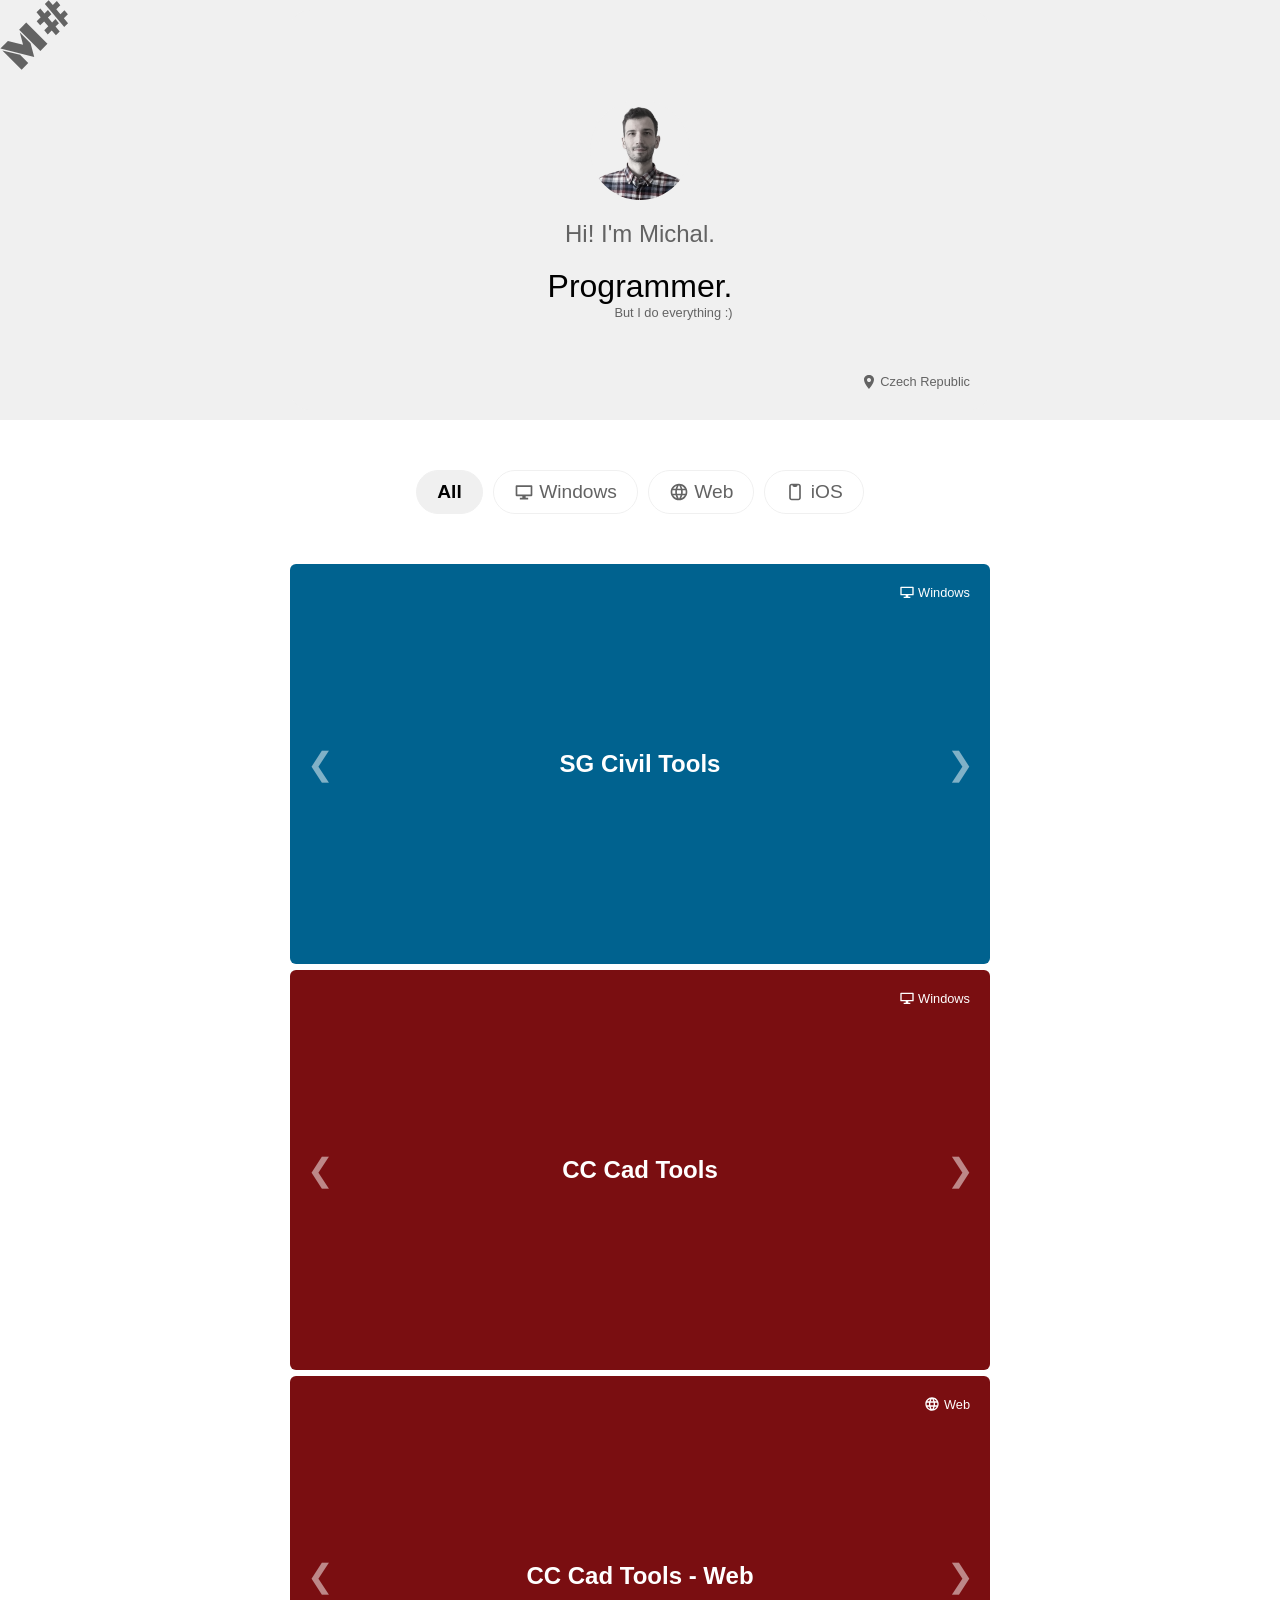
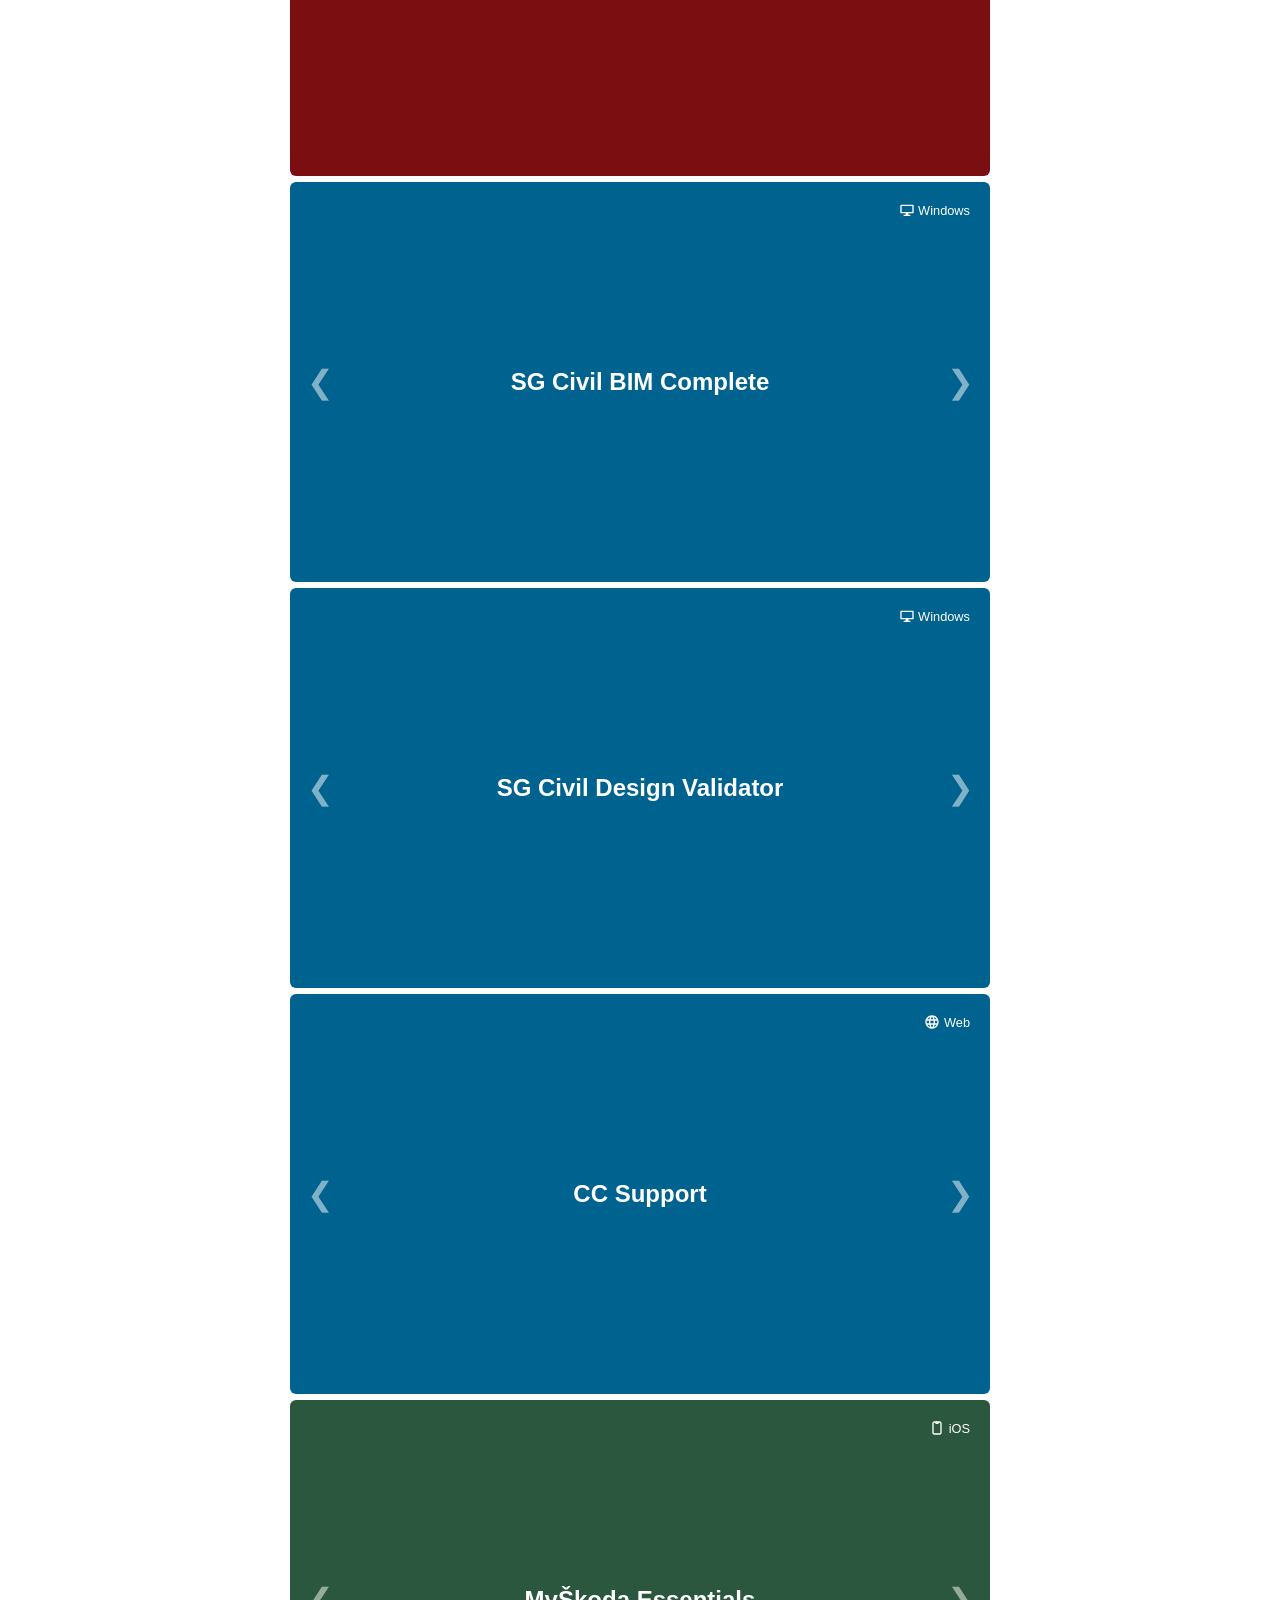
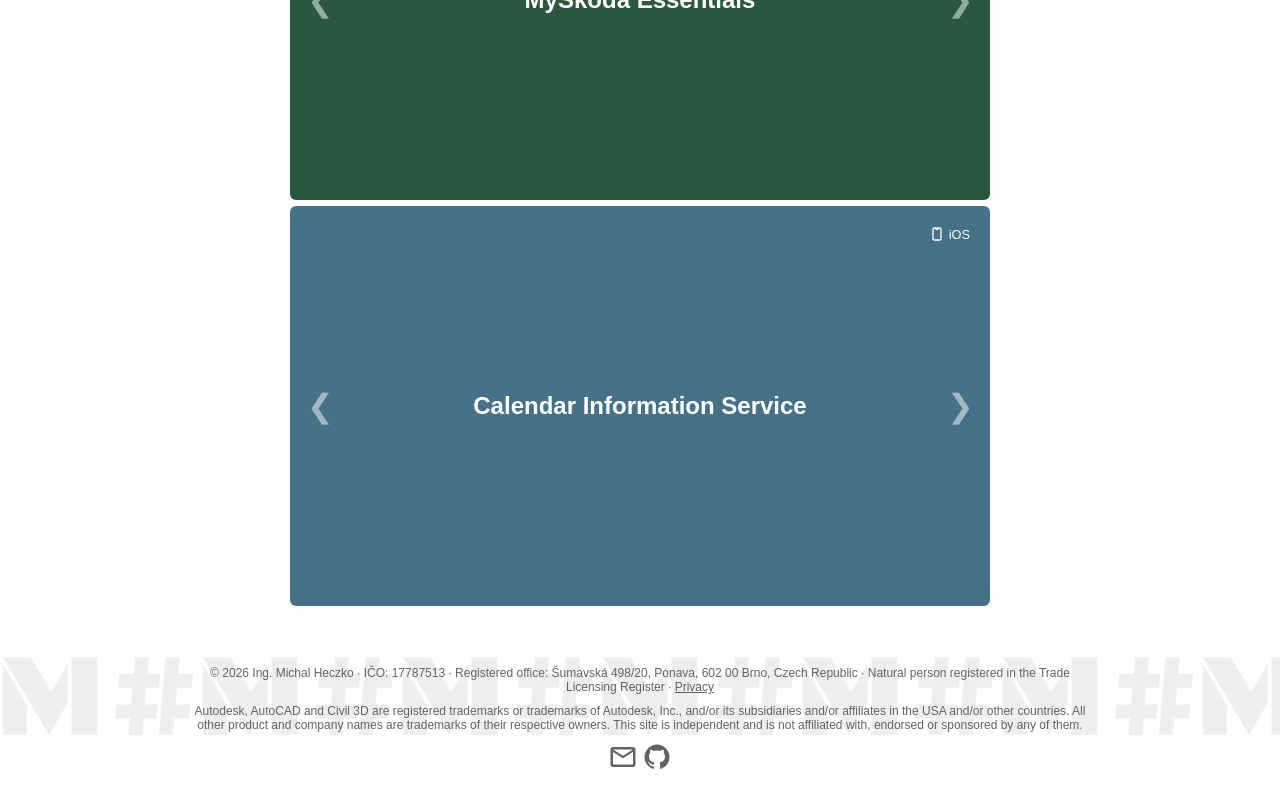
<file: index.html>
<!DOCTYPE html>
<html lang="en">

<head>
    <meta charset="UTF-8">
    <meta name="viewport" content="width=device-width, initial-scale=1.0">

    <!-- inline, not in styles.css: Chrome drops the page transition when the opt-in arrives with a late stylesheet -->
    <style>@view-transition { navigation: auto; }</style>
    <link rel="stylesheet" href="css/styles.css">
    <link rel="stylesheet" href="css/general.css">
    <link rel="stylesheet" href="css/profile.css">
    <link rel="stylesheet" href="css/filters.css">
    <link rel="stylesheet" href="css/carousel.css">
    <link rel="stylesheet" href="css/project-colors.css">
    <link rel="stylesheet" href="css/slide-container.css">
    <script src="js/page-transition.js"></script>

    <meta name="description" content="Portfolio of Michal Heczko (MSharp): Windows, web and iOS apps built with C#, .NET, Blazor and Swift.">
    <meta property="og:title" content="MSharp">
    <meta property="og:description" content="Portfolio of Michal Heczko (MSharp): Windows, web and iOS apps built with C#, .NET, Blazor and Swift.">
    <meta property="og:image" content="https://msharp.cz/images/og-image.jpg">
    <meta property="og:type" content="website">

    <title>MSharp</title>
    <link rel="icon" type="image/x-icon" href="images/favicon.ico">
</head>

<body>
    <div class="page">
        <div class="main">
            <a class="msharp-logo profile-colors" href="index.html" aria-label="MSharp home">
                <svg width="90" height="70" aria-hidden="true"><use href="images/icons.svg#logo" /></svg>
            </a>

            <a id="index-project-full" class="profile-full" href="about.html">
                <div class="profile flex-column-center">
                    <img class="profile-picture" src="images/profile/img-michal.webp" alt="">
                    <h2>Hi! I'm Michal.</h2>
                    <div>
                        <h1>Programmer.</h1>
                        <p>But I do everything :)</p>
                    </div>
                    <div class="profile-tag">
                        <svg width="16" height="16" aria-hidden="true"><use href="images/icons.svg#pin" /></svg>
                        &nbsp;Czech Republic
                    </div>
                </div>
            </a>

            <div class="filters">
                <button type="button" class="filter active" data-filter="all" aria-pressed="true">All</button>
                <button type="button" class="filter" data-filter="windows" aria-pressed="false">
                    <svg width="20" height="20" aria-hidden="true"><use href="images/icons.svg#windows" /></svg>
                    &nbsp;Windows
                </button>
                <button type="button" class="filter" data-filter="web" aria-pressed="false">
                    <svg width="20" height="20" aria-hidden="true"><use href="images/icons.svg#web" /></svg>
                    &nbsp;Web
                </button>
                <button type="button" class="filter" data-filter="ios" aria-pressed="false">
                    <svg width="20" height="20" aria-hidden="true"><use href="images/icons.svg#ios" /></svg>
                    &nbsp;iOS
                </button>
            </div>
            <div class="projects">
                <div id="project-bg1" class="carousel-container" data-category="windows">
                    <div class="carousel sg-colors">
                        <div class="slide flex-column-center">
                            <h2 id="project-title1">SG Civil Tools</h2>
                            <div class="slide-tag">
                                <svg width="16" height="16" aria-hidden="true"><use href="images/icons.svg#windows" /></svg>
                                &nbsp;Windows
                            </div>
                        </div>
                        <div class="slide flex-column-center sg-colors">
                            <div class="slide-text-container">
                                <h2>SG Civil Tools</h2>
                                <p>Add-on for Autodesk Civil 3D. Helps users to design linear structures based on Czech
                                    standards.</p>
                            </div>
                        </div>
                        <div class="slide flex-column-center sg-colors">
                            <div class="slide-text-container">
                                <h2>Features</h2>
                                <p>Staking point generator: Generates staking points along a corridor and exports them to COGO and XLS.</p>
                                <p>Alignment table: Lists stations, coordinates and radii of an alignment and exports the table to XLS, TXT or DWG.</p>
                            </div>
                        </div>

                    </div>
                    <button type="button" class="prev" aria-label="Previous slide">
                        <div class="btn-next">&#10094;</div>
                    </button>
                    <a class="carousel-link" href="sgciviltools.html" aria-label="Open SG Civil Tools"></a>
                    <button type="button" class="next" aria-label="Next slide">
                        <div class="btn-next">&#10095;</div>
                    </button>
                </div>

                <div id="project-bg2" class="carousel-container" data-category="windows">
                    <div class="carousel cc-colors">
                        <div class="slide flex-column-center">
                            <h2 id="project-title2">CC Cad Tools</h2>
                            <div class="slide-tag">
                                <svg width="16" height="16" aria-hidden="true"><use href="images/icons.svg#windows" /></svg>
                                &nbsp;Windows
                            </div>
                        </div>
                        <div class="slide flex-column-center cc-colors">
                            <div class="slide-text-container">
                                <h2>CC Cad Tools</h2>
                                <p>Add-on for all Autodesk AutoCAD-based products. Implements features that are not
                                    available in the software.</p>
                            </div>
                        </div>
                        <div class="slide flex-column-center cc-colors">
                            <div class="slide-text-container">
                                <h2>Features</h2>
                                <p>File Manager: Pins drawings, folders and templates in one palette for quick opening.</p>
                                <p>Milling &amp; Stripping: Creates a stripped surface from a selected surface and boundary layers.</p>
                            </div>
                        </div>

                    </div>
                    <button type="button" class="prev" aria-label="Previous slide">
                        <div class="btn-next">&#10094;</div>
                    </button>
                    <a class="carousel-link" href="cccadtools.html" aria-label="Open CC Cad Tools"></a>
                    <button type="button" class="next" aria-label="Next slide">
                        <div class="btn-next">&#10095;</div>
                    </button>
                </div>

                <div id="project-bg3" class="carousel-container" data-category="web">
                    <div class="carousel cc-colors">
                        <div class="slide flex-column-center">
                            <h2 id="project-title3">CC Cad Tools - Web</h2>
                            <div class="slide-tag">
                                <svg width="16" height="16" aria-hidden="true"><use href="images/icons.svg#web" /></svg>
                                &nbsp;Web
                            </div>
                        </div>
                        <div class="slide flex-column-center cc-colors">
                            <div class="slide-text-container">
                                <h2>CC Cad Tools - Web</h2>
                                <p>Product page for add-on CCcadTools.</p>
                            </div>
                        </div>
                        <div class="slide flex-column-center cc-colors">
                            <div class="slide-text-container">
                                <h2>Features</h2>
                                <p>Landing page: Buy, trial download and Autodesk App Store links, with supported platforms, versions and languages.</p>
                                <p>Functions page: Every command with a description and a video.</p>
                            </div>
                        </div>

                    </div>
                    <button type="button" class="prev" aria-label="Previous slide">
                        <div class="btn-next">&#10094;</div>
                    </button>
                    <a class="carousel-link" href="cccadtoolsweb.html" aria-label="Open CC Cad Tools - Web"></a>
                    <button type="button" class="next" aria-label="Next slide">
                        <div class="btn-next">&#10095;</div>
                    </button>
                </div>

                <div id="project-bg4" class="carousel-container" data-category="windows">
                    <div class="carousel sg-colors">
                        <div class="slide flex-column-center">
                            <h2 id="project-title4">SG Civil BIM Complete</h2>
                            <div class="slide-tag">
                                <svg width="16" height="16" aria-hidden="true"><use href="images/icons.svg#windows" /></svg>
                                &nbsp;Windows
                            </div>
                        </div>
                        <div class="slide flex-column-center sg-colors">
                            <div class="slide-text-container">
                                <h2>SG Civil BIM Complete</h2>
                                <p>Add-on for Autodesk Civil 3D. Helps users to create and validate BIM data.</p>
                            </div>
                        </div>
                        <div class="slide flex-column-center sg-colors">
                            <div class="slide-text-container">
                                <h2>Features</h2>
                                <p>BIM Complete: Fills the BIM properties of a project and its elements according to a data standard.</p>
                                <p>Property sets validation: Checks property sets and reports missing and empty values.</p>
                            </div>
                        </div>

                    </div>
                    <button type="button" class="prev" aria-label="Previous slide">
                        <div class="btn-next">&#10094;</div>
                    </button>
                    <a class="carousel-link" href="sgcivilbimcomplete.html" aria-label="Open SG Civil BIM Complete"></a>
                    <button type="button" class="next" aria-label="Next slide">
                        <div class="btn-next">&#10095;</div>
                    </button>
                </div>

                <div id="project-bg5" class="carousel-container" data-category="windows">
                    <div class="carousel sg-colors">
                        <div class="slide flex-column-center">
                            <h2 id="project-title5">SG Civil Design Validator</h2>
                            <div class="slide-tag">
                                <svg width="16" height="16" aria-hidden="true"><use href="images/icons.svg#windows" /></svg>
                                &nbsp;Windows
                            </div>
                        </div>
                        <div class="slide flex-column-center sg-colors">
                            <div class="slide-text-container">
                                <h2>SG Civil Design Validator</h2>
                                <p>Add-on for Autodesk Civil 3D. Helps users to validate their design based on Czech
                                    standards.</p>
                            </div>
                        </div>
                        <div class="slide flex-column-center sg-colors">
                            <div class="slide-text-container">
                                <h2>Features</h2>
                                <p>SlopeGuard: Validates the designed slopes of a corridor against the design speed and lists errors and warnings by station.</p>
                                <p>Input parameters: Station ranges, design speed and corridor feature lines are set before validation.</p>
                            </div>
                        </div>

                    </div>
                    <button type="button" class="prev" aria-label="Previous slide">
                        <div class="btn-next">&#10094;</div>
                    </button>
                    <a class="carousel-link" href="sgcivildesignvalidator.html" aria-label="Open SG Civil Design Validator"></a>
                    <button type="button" class="next" aria-label="Next slide">
                        <div class="btn-next">&#10095;</div>
                    </button>
                </div>

                <div id="project-bg6" class="carousel-container" data-category="web">
                    <div class="carousel sg-colors">
                        <div class="slide flex-column-center">
                            <h2 id="project-title6">CC Support</h2>
                            <div class="slide-tag">
                                <svg width="16" height="16" aria-hidden="true"><use href="images/icons.svg#web" /></svg>
                                &nbsp;Web
                            </div>
                        </div>
                        <div class="slide flex-column-center sg-colors">
                            <div class="slide-text-container">
                                <h2>CC Support</h2>
                                <p>Web help page for all Sudop Group applications.</p>
                            </div>
                        </div>
                        <div class="slide flex-column-center sg-colors">
                            <div class="slide-text-container">
                                <h2>Features</h2>
                                <p>Applications: One overview page with every application.</p>
                                <p>Function help: A page per function with a description and pictures.</p>
                            </div>
                        </div>

                    </div>
                    <button type="button" class="prev" aria-label="Previous slide">
                        <div class="btn-next">&#10094;</div>
                    </button>
                    <a class="carousel-link" href="ccsupport.html" aria-label="Open CC Support"></a>
                    <button type="button" class="next" aria-label="Next slide">
                        <div class="btn-next">&#10095;</div>
                    </button>
                </div>

                <div id="project-bg7" class="carousel-container" data-category="ios">
                    <div class="carousel myskoda-colors">
                        <div class="slide flex-column-center">
                            <h2 id="project-title7">MyŠkoda Essentials</h2>
                            <div class="slide-tag">
                                <svg width="16" height="16" aria-hidden="true"><use href="images/icons.svg#ios" /></svg>
                                &nbsp;iOS
                            </div>
                        </div>
                        <div class="slide flex-column-center myskoda-colors">
                            <div class="slide-text-container">
                                <h2>MyŠkoda Essentials</h2>
                                <p>App for remote controlling Škoda cars. Published by Škoda Auto; I worked on it as an iOS developer in the Qinshift team.</p>
                            </div>
                        </div>
                        <div class="slide flex-column-center myskoda-colors">
                            <div class="slide-text-container">
                                <h2>Features</h2>
                                <p>Vehicle status: Doors, lights and windows at a glance.</p>
                                <p>Your vehicles: List of the cars in the account.</p>
                            </div>
                        </div>

                    </div>
                    <button type="button" class="prev" aria-label="Previous slide">
                        <div class="btn-next">&#10094;</div>
                    </button>
                    <a class="carousel-link" href="myskoda.html" aria-label="Open MyŠkoda Essentials"></a>
                    <button type="button" class="next" aria-label="Next slide">
                        <div class="btn-next">&#10095;</div>
                    </button>
                </div>

                <div id="project-bg8" class="carousel-container" data-category="ios">
                    <div class="carousel cis-colors">
                        <div class="slide flex-column-center">
                            <h2 id="project-title8">Calendar Information Service</h2>
                            <div class="slide-tag">
                                <svg width="16" height="16" aria-hidden="true"><use href="images/icons.svg#ios" /></svg>
                                &nbsp;iOS
                            </div>
                        </div>
                        <div class="slide flex-column-center cis-colors">
                            <div class="slide-text-container">
                                <h2>Calendar Information Service</h2>
                                <p>Calendar information service (timetracking, reports, workfunds, namedays, bank
                                    holidays). I worked on it as an iOS developer in the Qinshift team.</p>
                            </div>
                        </div>
                        <div class="slide flex-column-center cis-colors">
                            <div class="slide-text-container">
                                <h2>Features</h2>
                                <p>Calendar: Month view with the work-time fund, workdays and holidays.</p>
                                <p>Month report: Hours worked per project and activity.</p>
                            </div>
                        </div>

                    </div>
                    <button type="button" class="prev" aria-label="Previous slide">
                        <div class="btn-next">&#10094;</div>
                    </button>
                    <a class="carousel-link" href="cis.html" aria-label="Open Calendar Information Service"></a>
                    <button type="button" class="next" aria-label="Next slide">
                        <div class="btn-next">&#10095;</div>
                    </button>
                </div>

            </div>
        </div>

        <footer class="profile-colors">
            <p class="note">© <span id="year"></span> Ing. Michal Heczko · IČO: 17787513 · Registered office: Šumavská 498/20, Ponava, 602 00 Brno, Czech Republic · Natural person registered in the Trade Licensing Register · <a href="about.html#privacy">Privacy</a></p>
            <p class="note">Autodesk, AutoCAD and Civil 3D are registered trademarks or trademarks of Autodesk, Inc., and/or its subsidiaries and/or affiliates in the USA and/or other countries. All other product and company names are trademarks of their respective owners. This site is independent and is not affiliated with, endorsed or sponsored by any of them.</p>
            <div>
                <a href="mailto:info@msharp.cz" aria-label="E-mail">
                    <svg width="30" height="30" aria-hidden="true"><use href="images/icons.svg#mail" /></svg>
                </a>
                <a href="https://github.com/m-hcz" target="_blank" aria-label="GitHub">
                    <svg width="30" height="30" aria-hidden="true"><use href="images/icons.svg#github" /></svg>
                </a>
            </div>
        </footer>
    </div>
    <script src="js/scripts.js"></script>
</body>

</html>
</file>
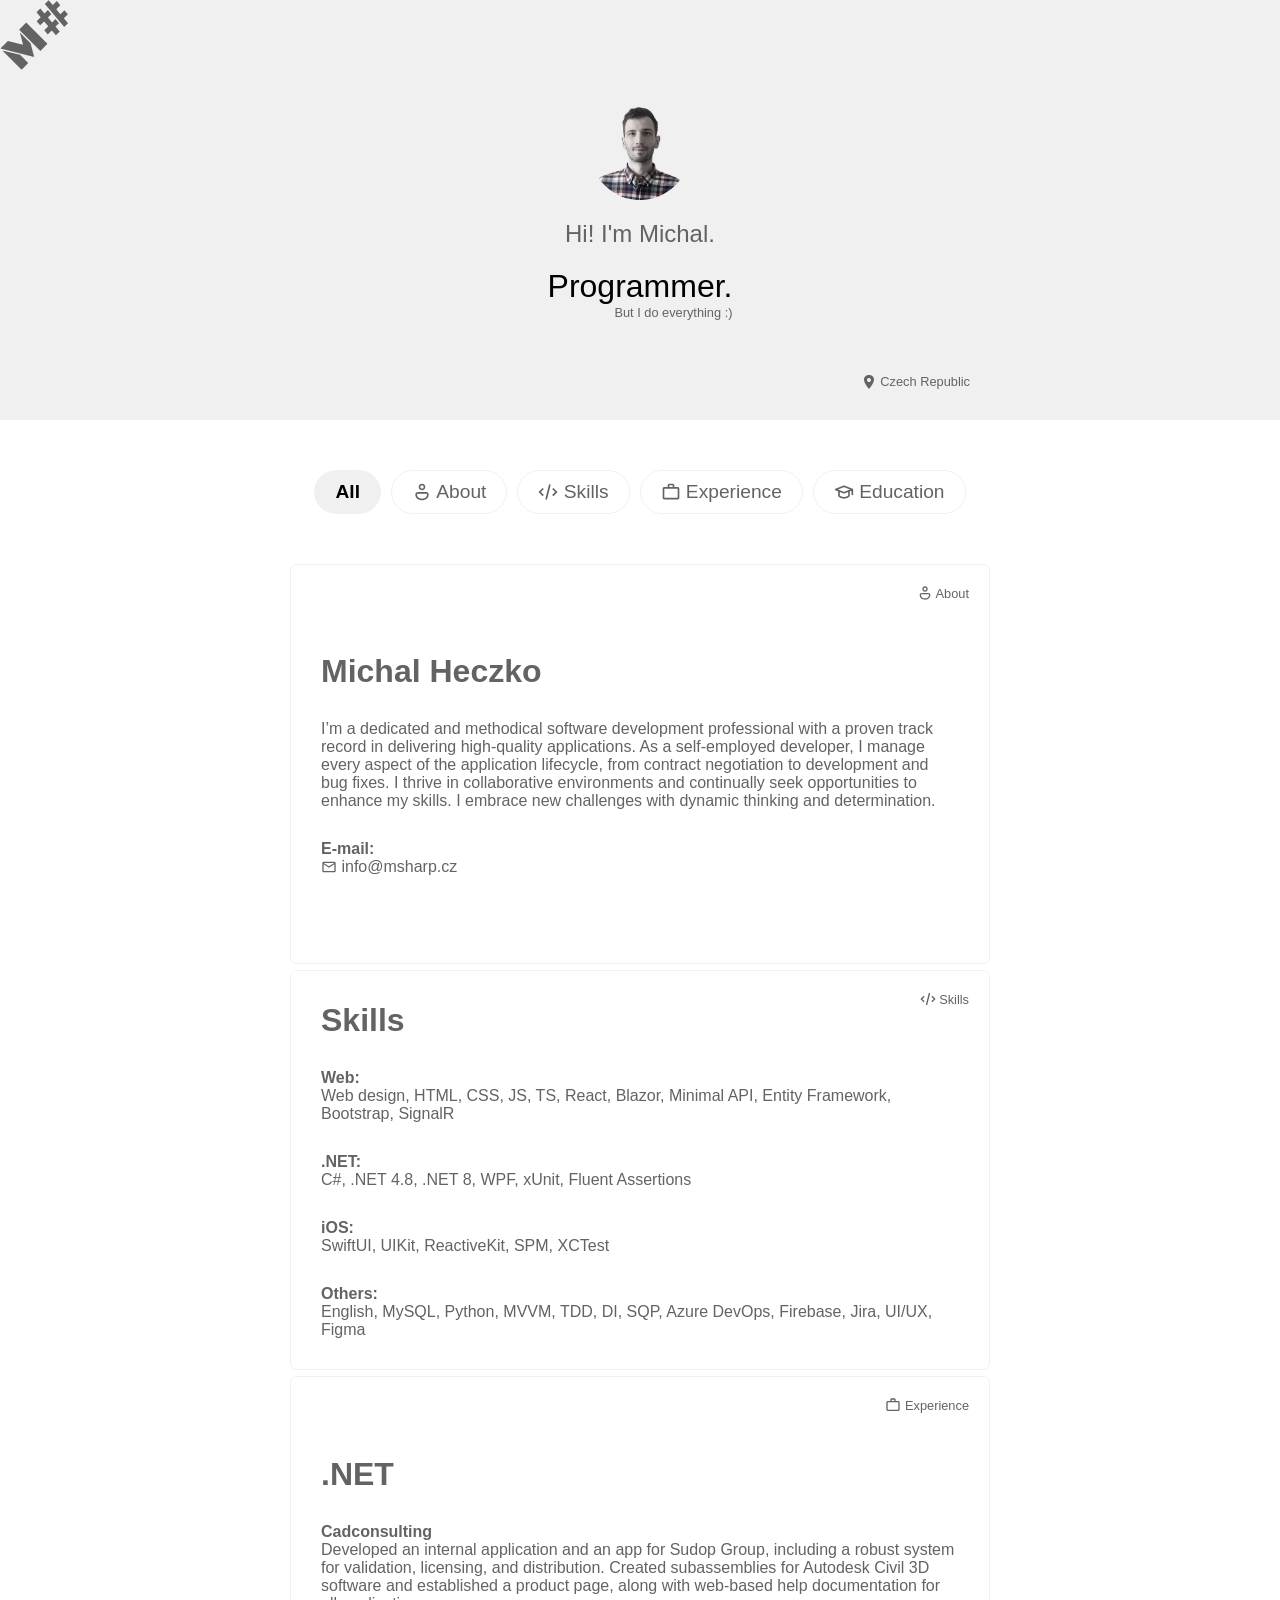
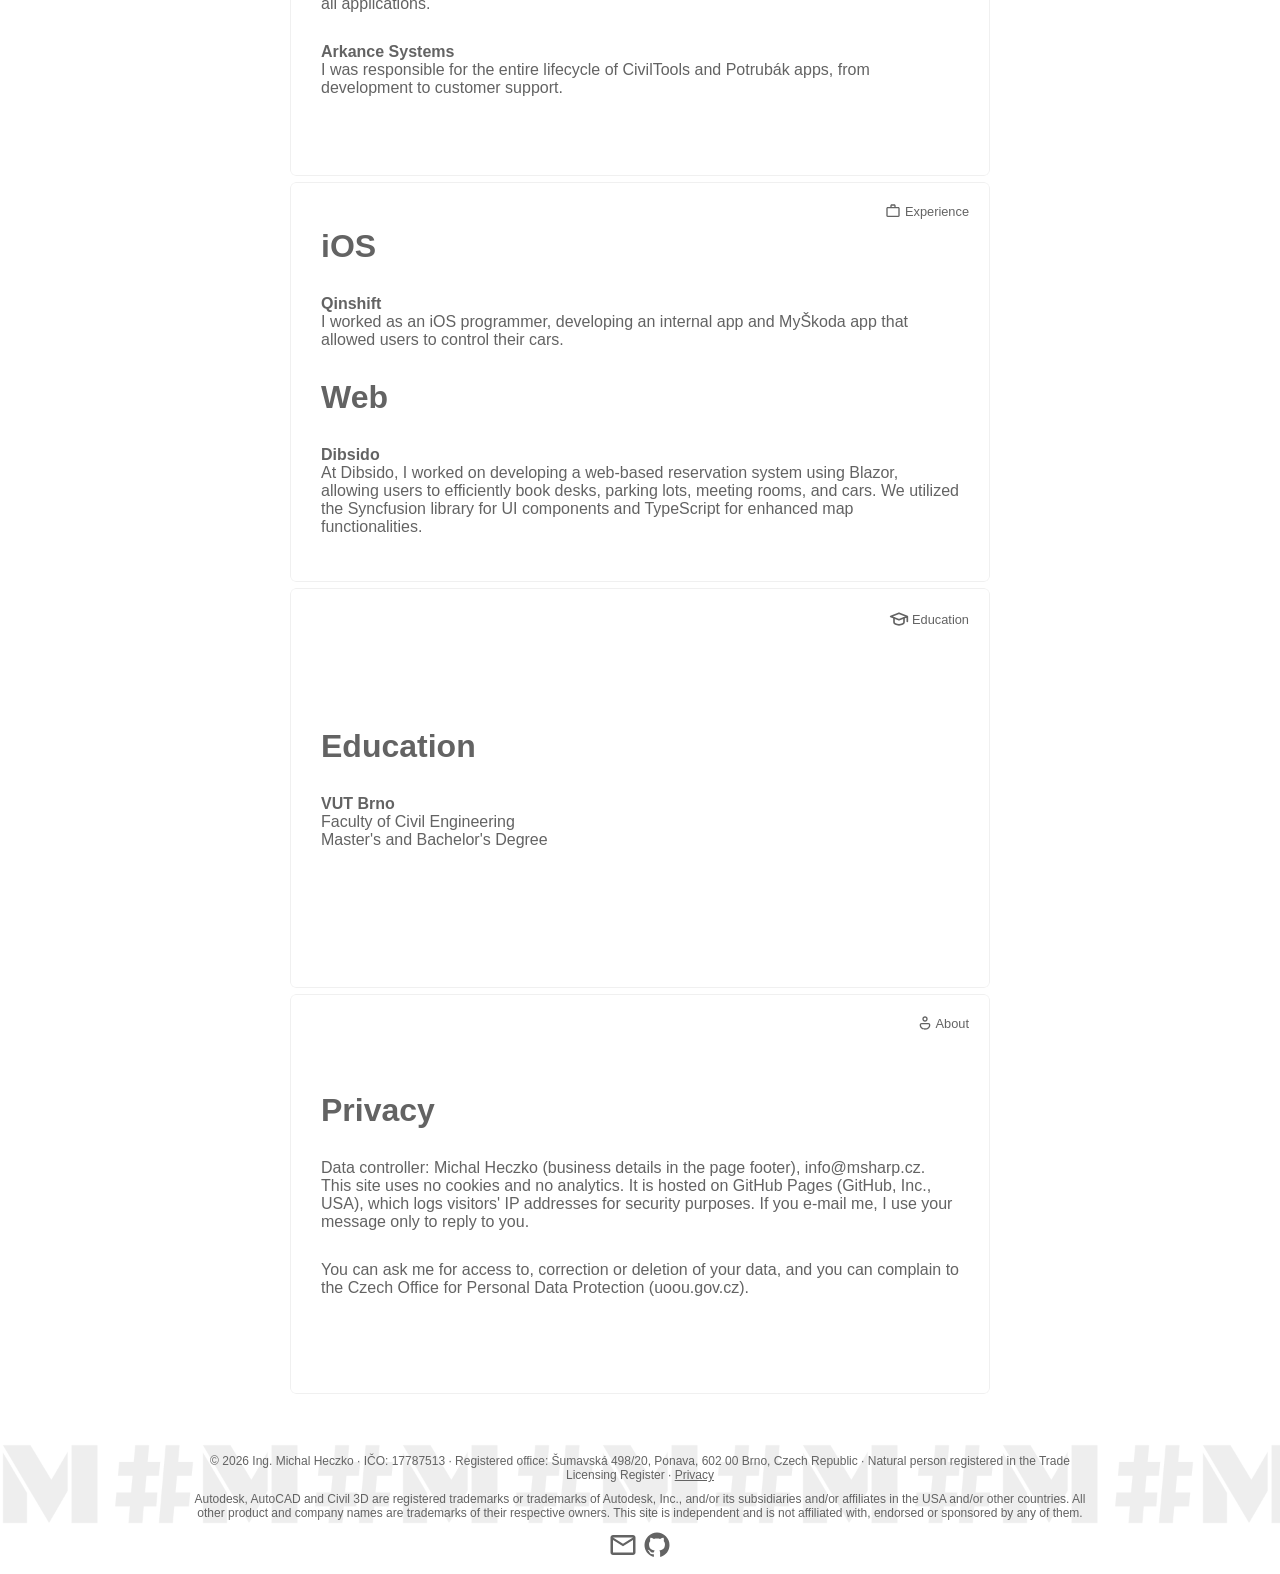
<file: about.html>
<!DOCTYPE html>
<html lang="en">
  <head>
    <meta charset="UTF-8" />
    <meta name="viewport" content="width=device-width, initial-scale=1.0" />

    <!-- inline, not in styles.css: Chrome drops the page transition when the opt-in arrives with a late stylesheet -->
    <style>@view-transition { navigation: auto; }</style>
    <link rel="stylesheet" href="css/styles.css" />
    <link rel="stylesheet" href="css/general.css" />
    <link rel="stylesheet" href="css/profile.css" />
    <link rel="stylesheet" href="css/filters.css" />
    <link rel="stylesheet" href="css/carousel.css" />
    <link rel="stylesheet" href="css/project-colors.css" />
    <link rel="stylesheet" href="css/slide-container.css" />

    <meta name="description" content="About Michal Heczko: skills, experience and education of a self-employed programmer from the Czech Republic." />
    <meta property="og:title" content="MSharp - About" />
    <meta property="og:description" content="About Michal Heczko: skills, experience and education of a self-employed programmer from the Czech Republic." />
    <meta property="og:image" content="https://msharp.cz/images/og-image.jpg" />
    <meta property="og:type" content="website" />

    <title>MSharp - About</title>
    <link rel="icon" type="image/x-icon" href="images/favicon.ico" />
  </head>

  <body>
    <div class="page">
      <div class="main">
        <a class="msharp-logo profile-colors" href="index.html" aria-label="MSharp home">
          <svg width="90" height="70" aria-hidden="true"><use href="images/icons.svg#logo" /></svg>
        </a>

        <div class="profile-full">
          <div class="profile flex-column-center">
            <img
              class="profile-picture"
              src="images/profile/img-michal.webp"
              alt=""
            />
            <h2>Hi! I'm Michal.</h2>
            <div>
              <h1>Programmer.</h1>
              <p>But I do everything :)</p>
            </div>
            <div class="profile-tag">
              <svg width="16" height="16" aria-hidden="true"><use href="images/icons.svg#pin" /></svg>
              &nbsp;Czech Republic
            </div>
          </div>
        </div>

        <div class="filters">
          <button type="button" class="filter active" data-filter="all" aria-pressed="true">All</button>
          <button type="button" class="filter" data-filter="about" aria-pressed="false">
            <svg width="20" height="20" aria-hidden="true"><use href="images/icons.svg#about" /></svg>
            &nbsp;About
          </button>
          <button type="button" class="filter" data-filter="skills" aria-pressed="false">
            <svg width="20" height="20" aria-hidden="true"><use href="images/icons.svg#skills" /></svg>
            &nbsp;Skills
          </button>
          <button type="button" class="filter" data-filter="experience" aria-pressed="false">
            <svg width="20" height="20" aria-hidden="true"><use href="images/icons.svg#experience" /></svg>

            &nbsp;Experience
          </button>
          <button type="button" class="filter" data-filter="education" aria-pressed="false">
            <svg width="20" height="20" aria-hidden="true"><use href="images/icons.svg#education" /></svg>

            &nbsp;Education
          </button>
        </div>

        <div class="projects profile-colors">
          <div
            class="carousel-container"
            data-category="about"
          >
            <div class="carousel">
              <div class="about-text-container">
                <h2>Michal Heczko</h2>
                <p>
                  I’m a dedicated and methodical software development
                  professional with a proven track record in delivering
                  high-quality applications. As a self-employed developer, I
                  manage every aspect of the application lifecycle, from
                  contract negotiation to development and bug fixes. I thrive in
                  collaborative environments and continually seek opportunities
                  to enhance my skills. I embrace new challenges with dynamic
                  thinking and determination.
                </p>

                <div>
                  <h3>E-mail:</h3>
                  <a class="weblink" href="mailto:info@msharp.cz">
                    <svg width="16" height="16" aria-hidden="true"><use href="images/icons.svg#mail" /></svg>
                    &nbsp;info@msharp.cz</a
                  >
                </div>
                <div class="slide-tag">
                  <svg width="16" height="16" aria-hidden="true"><use href="images/icons.svg#about" /></svg>
                  &nbsp;About
                </div>
              </div>
            </div>
          </div>

          <div
            class="carousel-container"
            data-category="skills"
          >
            <div class="carousel">
              <div class="about-text-container">
                <h2>Skills</h2>
                <div>
                  <h3>Web:</h3>
                  <p>
                    Web design, HTML, CSS, JS, TS, React, Blazor, Minimal API,
                    Entity Framework, Bootstrap, SignalR
                  </p>
                </div>
                <div>
                  <h3>.NET:</h3>
                  <p>C#, .NET 4.8, .NET 8, WPF, xUnit, Fluent Assertions</p>
                </div>
                <div>
                  <h3>iOS:</h3>
                  <p>SwiftUI, UIKit, ReactiveKit, SPM, XCTest</p>
                </div>
                <div>
                  <h3>Others:</h3>
                  <p>
                    English, MySQL, Python, MVVM, TDD, DI, SQP, Azure DevOps,
                    Firebase, Jira, UI/UX, Figma
                  </p>
                </div>
                <div class="slide-tag">
                  <svg width="16" height="16" aria-hidden="true"><use href="images/icons.svg#skills" /></svg>
                  &nbsp;Skills
                </div>
              </div>
            </div>
          </div>

          <div
            class="carousel-container"
            data-category="experience"
          >
            <div class="carousel">
              <div class="about-text-container">
                <h2>.NET</h2>
                <div>
                  <h3>Cadconsulting</h3>
                  <p>
                    Developed an internal application and an app for Sudop
                    Group, including a robust system for validation, licensing,
                    and distribution. Created subassemblies for Autodesk Civil
                    3D software and established a product page, along with
                    web-based help documentation for all applications.
                  </p>
                </div>
                <div>
                  <h3>Arkance Systems</h3>
                  <p>
                    I was responsible for the entire lifecycle of CivilTools and
                    Potrubák apps, from development to customer support.
                  </p>
                </div>
                <div class="slide-tag">
                  <svg width="16" height="16" aria-hidden="true"><use href="images/icons.svg#experience" /></svg>
                  &nbsp;Experience
                </div>
              </div>
            </div>
          </div>

          <div
            class="carousel-container"
            data-category="experience"
          >
            <div class="carousel">
              <div class="about-text-container">
                <h2>iOS</h2>
                <div>
                  <h3>Qinshift</h3>
                  <p>
                    I worked as an iOS programmer, developing an internal app
                    and MyŠkoda app that allowed users to control their cars.
                  </p>
                </div>
                <h2>Web</h2>
                <div>
                  <h3>Dibsido</h3>
                  <p>
                    At Dibsido, I worked on developing a web-based reservation
                    system using Blazor, allowing users to efficiently book
                    desks, parking lots, meeting rooms, and cars. We utilized
                    the Syncfusion library for UI components and TypeScript for
                    enhanced map functionalities.
                  </p>
                </div>
                <div class="slide-tag">
                  <svg width="16" height="16" aria-hidden="true"><use href="images/icons.svg#experience" /></svg>
                  &nbsp;Experience
                </div>
              </div>
            </div>
          </div>

          <div
            class="carousel-container"
            data-category="education"
          >
            <div class="carousel">
              <div class="about-text-container">
                <h2>Education</h2>
                <div>
                  <h3>VUT Brno</h3>
                  <p>Faculty of Civil Engineering</p>
                  <p>Master's and Bachelor's Degree</p>
                </div>
                <div class="slide-tag">
                  <svg width="20" height="20" aria-hidden="true"><use href="images/icons.svg#education" /></svg>
                  &nbsp;Education
                </div>
              </div>
            </div>
          </div>

          <div
            id="privacy"
            class="carousel-container"
            data-category="about"
          >
            <div class="carousel">
              <div class="about-text-container">
                <h2>Privacy</h2>
                <p>
                  Data controller: Michal Heczko (business details in the page
                  footer), info@msharp.cz. This site uses no cookies and no
                  analytics. It is hosted on GitHub Pages (GitHub, Inc., USA),
                  which logs visitors' IP addresses for security purposes. If
                  you e-mail me, I use your message only to reply to you.
                </p>
                <p>
                  You can ask me for access to, correction or deletion of your
                  data, and you can complain to the Czech Office for Personal
                  Data Protection (uoou.gov.cz).
                </p>
                <div class="slide-tag">
                  <svg width="16" height="16" aria-hidden="true"><use href="images/icons.svg#about" /></svg>
                  &nbsp;About
                </div>
              </div>
            </div>
          </div>
        </div>
      </div>

      <footer class="profile-colors">
        <p class="note">© <span id="year"></span> Ing. Michal Heczko · IČO: 17787513 · Registered office: Šumavská 498/20, Ponava, 602 00 Brno, Czech Republic · Natural person registered in the Trade Licensing Register · <a href="about.html#privacy">Privacy</a></p>
        <p class="note">Autodesk, AutoCAD and Civil 3D are registered trademarks or trademarks of Autodesk, Inc., and/or its subsidiaries and/or affiliates in the USA and/or other countries. All other product and company names are trademarks of their respective owners. This site is independent and is not affiliated with, endorsed or sponsored by any of them.</p>
        <div>
          <a href="mailto:info@msharp.cz" aria-label="E-mail">
            <svg width="30" height="30" aria-hidden="true"><use href="images/icons.svg#mail" /></svg>
          </a>
          <a href="https://github.com/m-hcz" target="_blank" aria-label="GitHub">
            <svg width="30" height="30" aria-hidden="true"><use href="images/icons.svg#github" /></svg>
          </a>
        </div>
      </footer>
    </div>

    <script src="js/scripts.js"></script>
  </body>
</html>
</file>
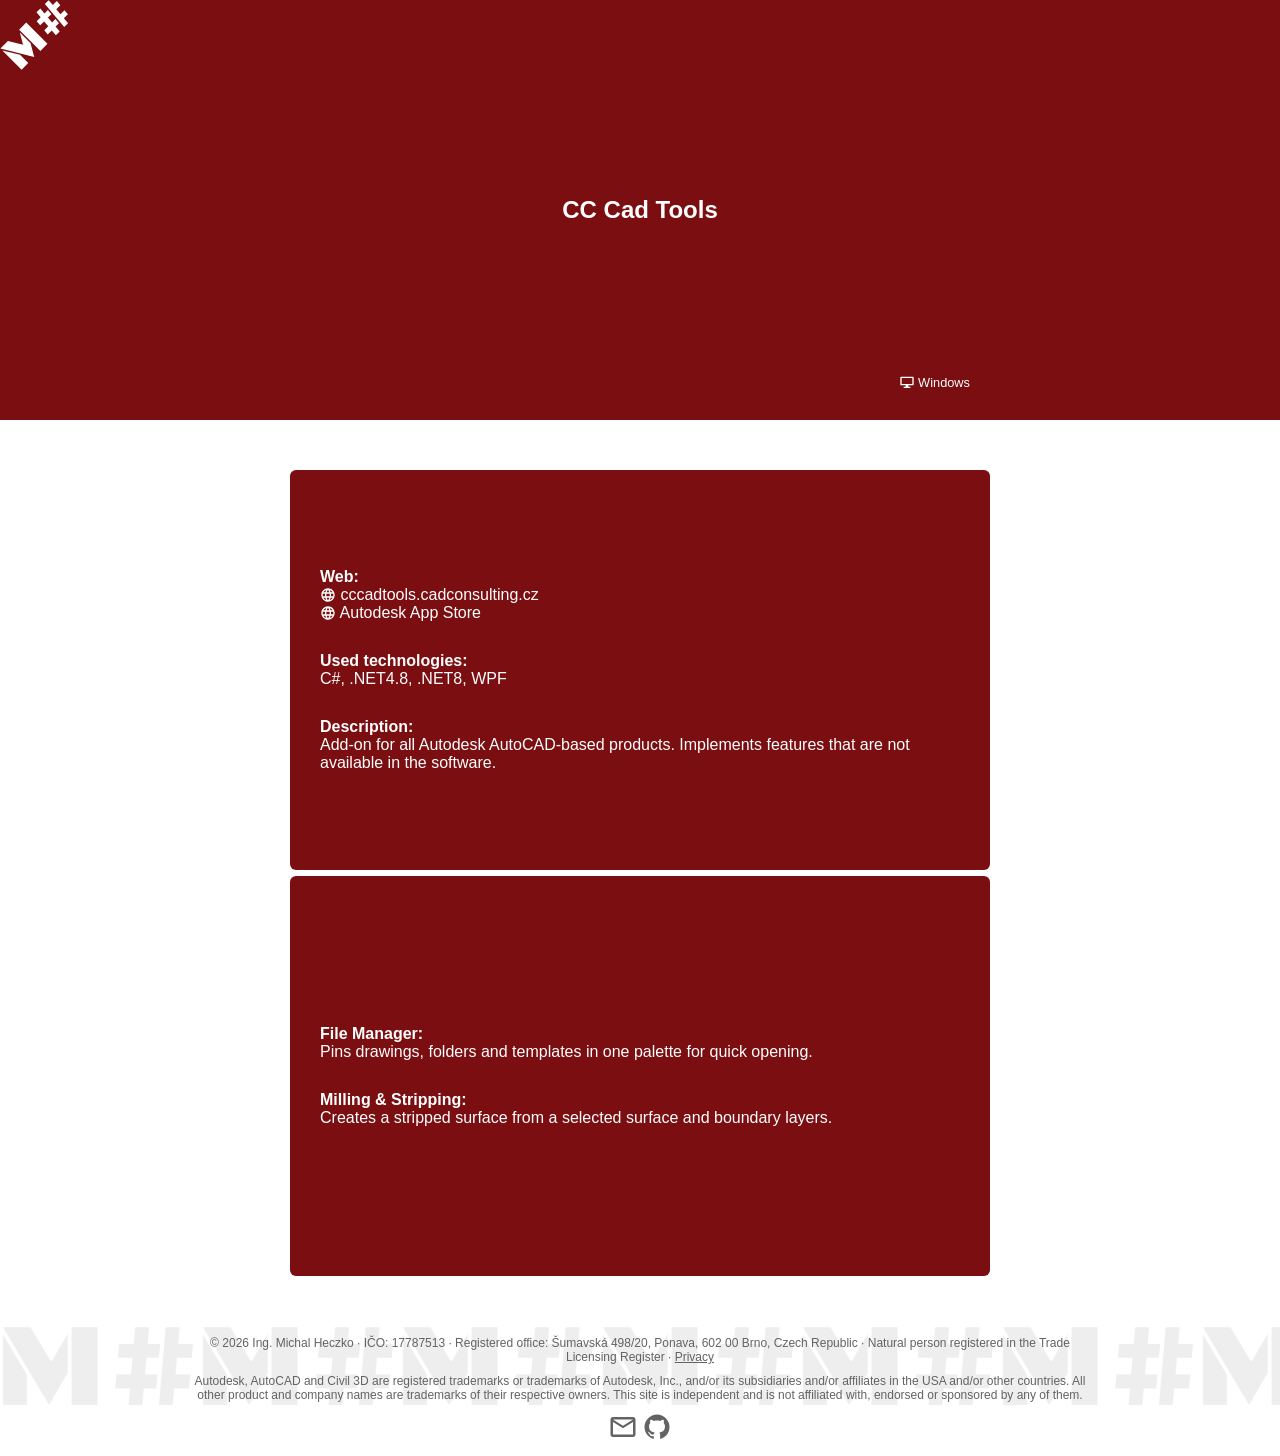
<file: cccadtools.html>
<!DOCTYPE html>
<html lang="en">

<head>
    <meta charset="UTF-8">
    <meta name="viewport" content="width=device-width, initial-scale=1.0">

    <!-- inline, not in styles.css: Chrome drops the page transition when the opt-in arrives with a late stylesheet -->
    <style>@view-transition { navigation: auto; }</style>
    <link rel="stylesheet" href="css/styles.css">
    <link rel="stylesheet" href="css/general.css">
    <link rel="stylesheet" href="css/profile.css">
    <link rel="stylesheet" href="css/filters.css">
    <link rel="stylesheet" href="css/carousel.css">
    <link rel="stylesheet" href="css/project-colors.css">
    <link rel="stylesheet" href="css/slide-container.css">

    <meta name="description" content="CC Cad Tools: Add-on for all Autodesk AutoCAD-based products. Implements features that are not available in the software.">
    <meta property="og:title" content="MSharp - CC Cad Tools">
    <meta property="og:description" content="CC Cad Tools: Add-on for all Autodesk AutoCAD-based products. Implements features that are not available in the software.">
    <meta property="og:image" content="https://msharp.cz/images/og-image.jpg">
    <meta property="og:type" content="website">

    <title>MSharp - CC Cad Tools</title>
    <link rel="icon" type="image/x-icon" href="images/favicon.ico">
</head>

<body>
    <div class="page">
        <div class="main">
            <a class="msharp-logo cc-colors" href="index.html#project-bg2" aria-label="MSharp home">
                <svg width="90" height="70" aria-hidden="true"><use href="images/icons.svg#logo" /></svg>
            </a>

            <div id="project-bg2" class="cc-colors project-full">
                <div class="slide flex-column-center">
                    <h1 id="project-title2">CC Cad Tools</h1>
                    <div class="slide-full-tag">
                        <svg width="16" height="16" aria-hidden="true"><use href="images/icons.svg#windows" /></svg>
                        &nbsp;Windows
                    </div>
                </div>
            </div>

            <div class="projects profile-colors">

                <div class="carousel-container cc-colors">
                    <div class="carousel">
                        <div class="card-container">
                            <div>
                                <h2>Web:</h2>
                                <a class="weblink" href="https://cccadtools.cadconsulting.cz/"
                                    target="_blank">
                                    <svg width="16" height="16" aria-hidden="true"><use href="images/icons.svg#web" /></svg>
                                    &nbsp;cccadtools.cadconsulting.cz</a>
                                <a class="weblink" href="https://apps.autodesk.com/ACD/en/Detail/Index?id=7169733210297483692&appLang=en&os=Win64"
                                    target="_blank">
                                    <svg width="16" height="16" aria-hidden="true"><use href="images/icons.svg#web" /></svg>
                                    &nbsp;Autodesk App Store</a>
                            </div>
                            <div>
                                <h2>Used technologies:</h2>
                                <p>C#, .NET4.8, .NET8, WPF</p>
                            </div>
                            <div>
                                <h2>Description:</h2>
                                <p>Add-on for all Autodesk AutoCAD-based products. Implements features that are not
                                    available in the software.</p>
                            </div>
                        </div>
                    </div>
                </div>

                <div class="carousel-container cc-colors">
                    <div class="carousel">
                        <div class="card-container">
                            <div>
                                <h2>File Manager:</h2>
                                <p>Pins drawings, folders and templates in one palette for quick opening.</p>
                            </div>
                            <div>
                                <h2>Milling &amp; Stripping:</h2>
                                <p>Creates a stripped surface from a selected surface and boundary layers.</p>
                            </div>
                        </div>
                    </div>
                </div>



            </div>
        </div>

        <footer class="profile-colors">
            <p class="note">© <span id="year"></span> Ing. Michal Heczko · IČO: 17787513 · Registered office: Šumavská 498/20, Ponava, 602 00 Brno, Czech Republic · Natural person registered in the Trade Licensing Register · <a href="about.html#privacy">Privacy</a></p>
            <p class="note">Autodesk, AutoCAD and Civil 3D are registered trademarks or trademarks of Autodesk, Inc., and/or its subsidiaries and/or affiliates in the USA and/or other countries. All other product and company names are trademarks of their respective owners. This site is independent and is not affiliated with, endorsed or sponsored by any of them.</p>
            <div>
                <a href="mailto:info@msharp.cz" aria-label="E-mail">
                    <svg width="30" height="30" aria-hidden="true"><use href="images/icons.svg#mail" /></svg>
                </a>
                <a href="https://github.com/m-hcz" target="_blank" aria-label="GitHub">
                    <svg width="30" height="30" aria-hidden="true"><use href="images/icons.svg#github" /></svg>
                </a>
            </div>
        </footer>
    </div>
    <script src="js/scripts.js"></script>
</body>

</html>
</file>
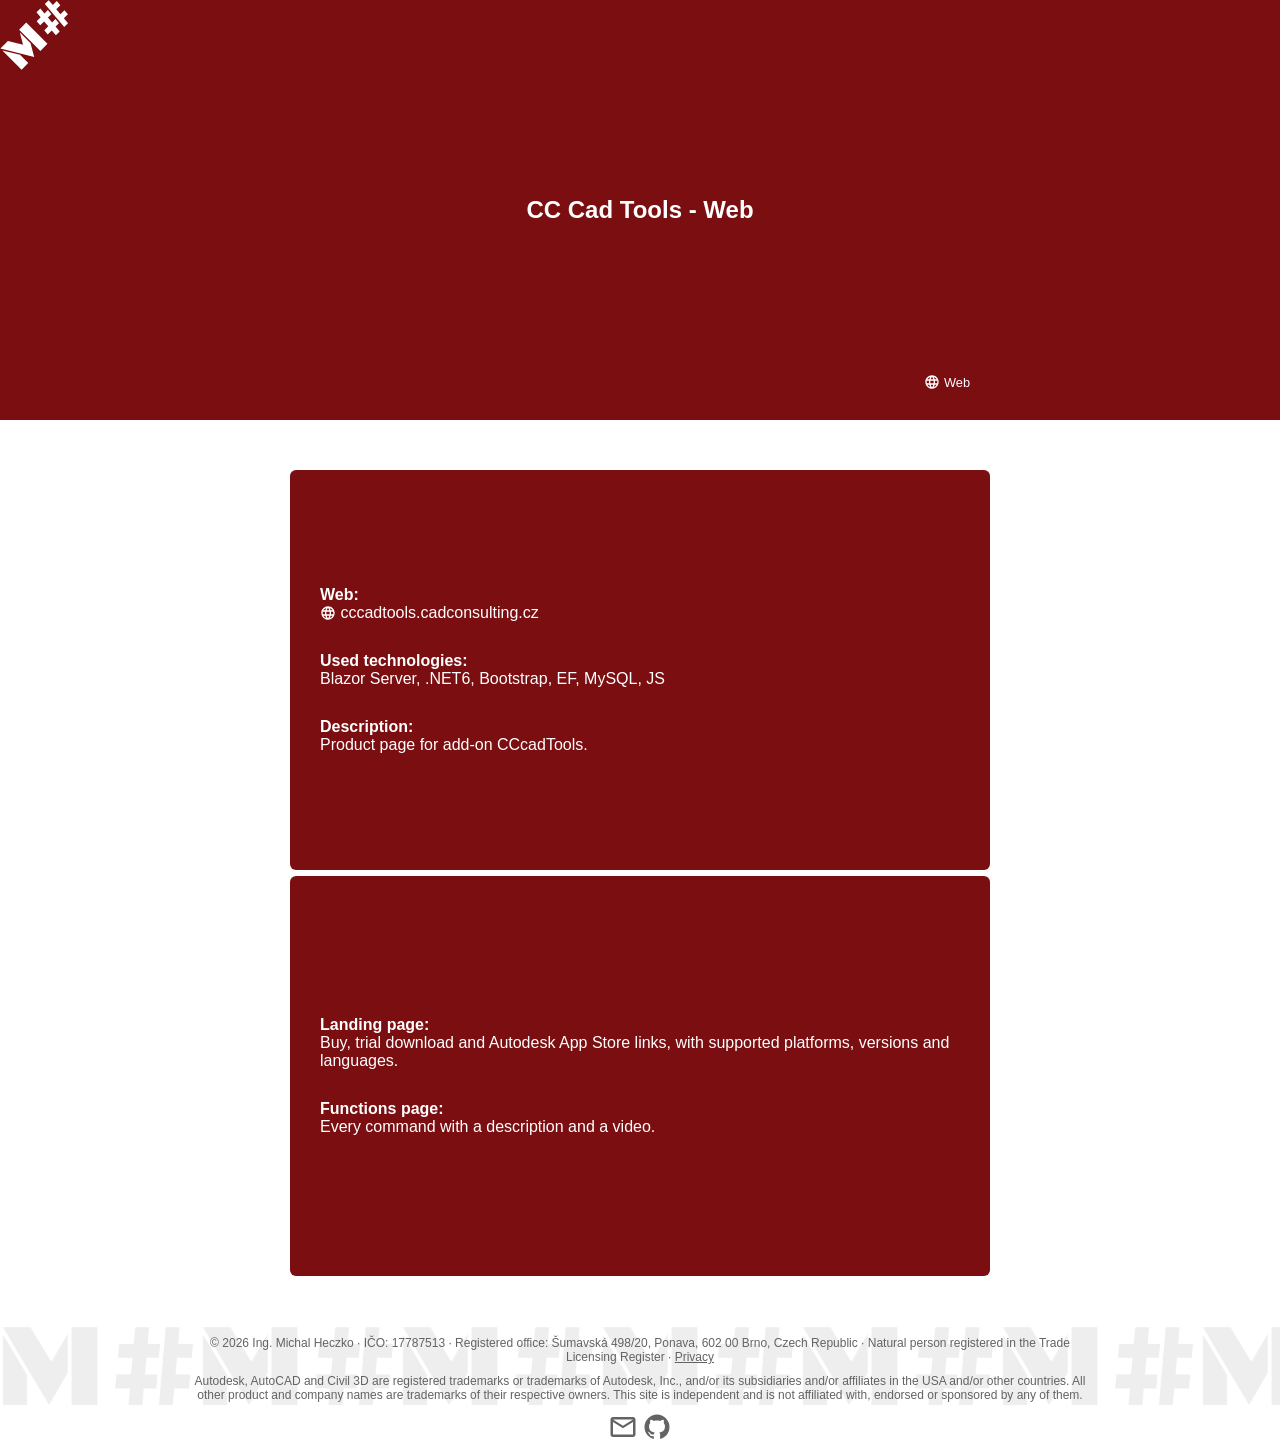
<file: cccadtoolsweb.html>
<!DOCTYPE html>
<html lang="en">

<head>
    <meta charset="UTF-8">
    <meta name="viewport" content="width=device-width, initial-scale=1.0">

    <!-- inline, not in styles.css: Chrome drops the page transition when the opt-in arrives with a late stylesheet -->
    <style>@view-transition { navigation: auto; }</style>
    <link rel="stylesheet" href="css/styles.css">
    <link rel="stylesheet" href="css/general.css">
    <link rel="stylesheet" href="css/profile.css">
    <link rel="stylesheet" href="css/filters.css">
    <link rel="stylesheet" href="css/carousel.css">
    <link rel="stylesheet" href="css/project-colors.css">
    <link rel="stylesheet" href="css/slide-container.css">

    <meta name="description" content="CC Cad Tools - Web: Product page for add-on CCcadTools.">
    <meta property="og:title" content="MSharp - CC Cad Tools Web">
    <meta property="og:description" content="CC Cad Tools - Web: Product page for add-on CCcadTools.">
    <meta property="og:image" content="https://msharp.cz/images/og-image.jpg">
    <meta property="og:type" content="website">

    <title>MSharp - CC Cad Tools Web</title>
    <link rel="icon" type="image/x-icon" href="images/favicon.ico">
</head>

<body>
    <div class="page">
        <div class="main">
            <a class="msharp-logo cc-colors" href="index.html#project-bg3" aria-label="MSharp home">
                <svg width="90" height="70" aria-hidden="true"><use href="images/icons.svg#logo" /></svg>
            </a>

            <div id="project-bg3" class="cc-colors project-full">
                <div class="slide flex-column-center">
                    <h1 id="project-title3">CC Cad Tools - Web</h1>
                    <div class="slide-full-tag">
                        <svg width="16" height="16" aria-hidden="true"><use href="images/icons.svg#web" /></svg>
                        &nbsp;Web
                    </div>
                </div>
            </div>

            <div class="projects profile-colors">

                <div class="carousel-container cc-colors">
                    <div class="carousel">
                        <div class="card-container">
                            <div>
                                <h2>Web:</h2>
                                <a class="weblink" href="https://cccadtools.cadconsulting.cz/"
                                    target="_blank">
                                    <svg width="16" height="16" aria-hidden="true"><use href="images/icons.svg#web" /></svg>
                                    &nbsp;cccadtools.cadconsulting.cz</a>
                            </div>
                            <div>
                                <h2>Used technologies:</h2>
                                <p>Blazor Server, .NET6, Bootstrap, EF, MySQL, JS</p>
                            </div>
                            <div>
                                <h2>Description:</h2>
                                <p>Product page for add-on CCcadTools.</p>
                            </div>
                        </div>
                    </div>
                </div>

                <div class="carousel-container cc-colors">
                    <div class="carousel">
                        <div class="card-container">
                            <div>
                                <h2>Landing page:</h2>
                                <p>Buy, trial download and Autodesk App Store links, with supported platforms, versions and languages.</p>
                            </div>
                            <div>
                                <h2>Functions page:</h2>
                                <p>Every command with a description and a video.</p>
                            </div>
                        </div>
                    </div>
                </div>



            </div>
        </div>

        <footer class="profile-colors">
            <p class="note">© <span id="year"></span> Ing. Michal Heczko · IČO: 17787513 · Registered office: Šumavská 498/20, Ponava, 602 00 Brno, Czech Republic · Natural person registered in the Trade Licensing Register · <a href="about.html#privacy">Privacy</a></p>
            <p class="note">Autodesk, AutoCAD and Civil 3D are registered trademarks or trademarks of Autodesk, Inc., and/or its subsidiaries and/or affiliates in the USA and/or other countries. All other product and company names are trademarks of their respective owners. This site is independent and is not affiliated with, endorsed or sponsored by any of them.</p>
            <div>
                <a href="mailto:info@msharp.cz" aria-label="E-mail">
                    <svg width="30" height="30" aria-hidden="true"><use href="images/icons.svg#mail" /></svg>
                </a>
                <a href="https://github.com/m-hcz" target="_blank" aria-label="GitHub">
                    <svg width="30" height="30" aria-hidden="true"><use href="images/icons.svg#github" /></svg>
                </a>
            </div>
        </footer>
    </div>
    <script src="js/scripts.js"></script>
</body>

</html>
</file>
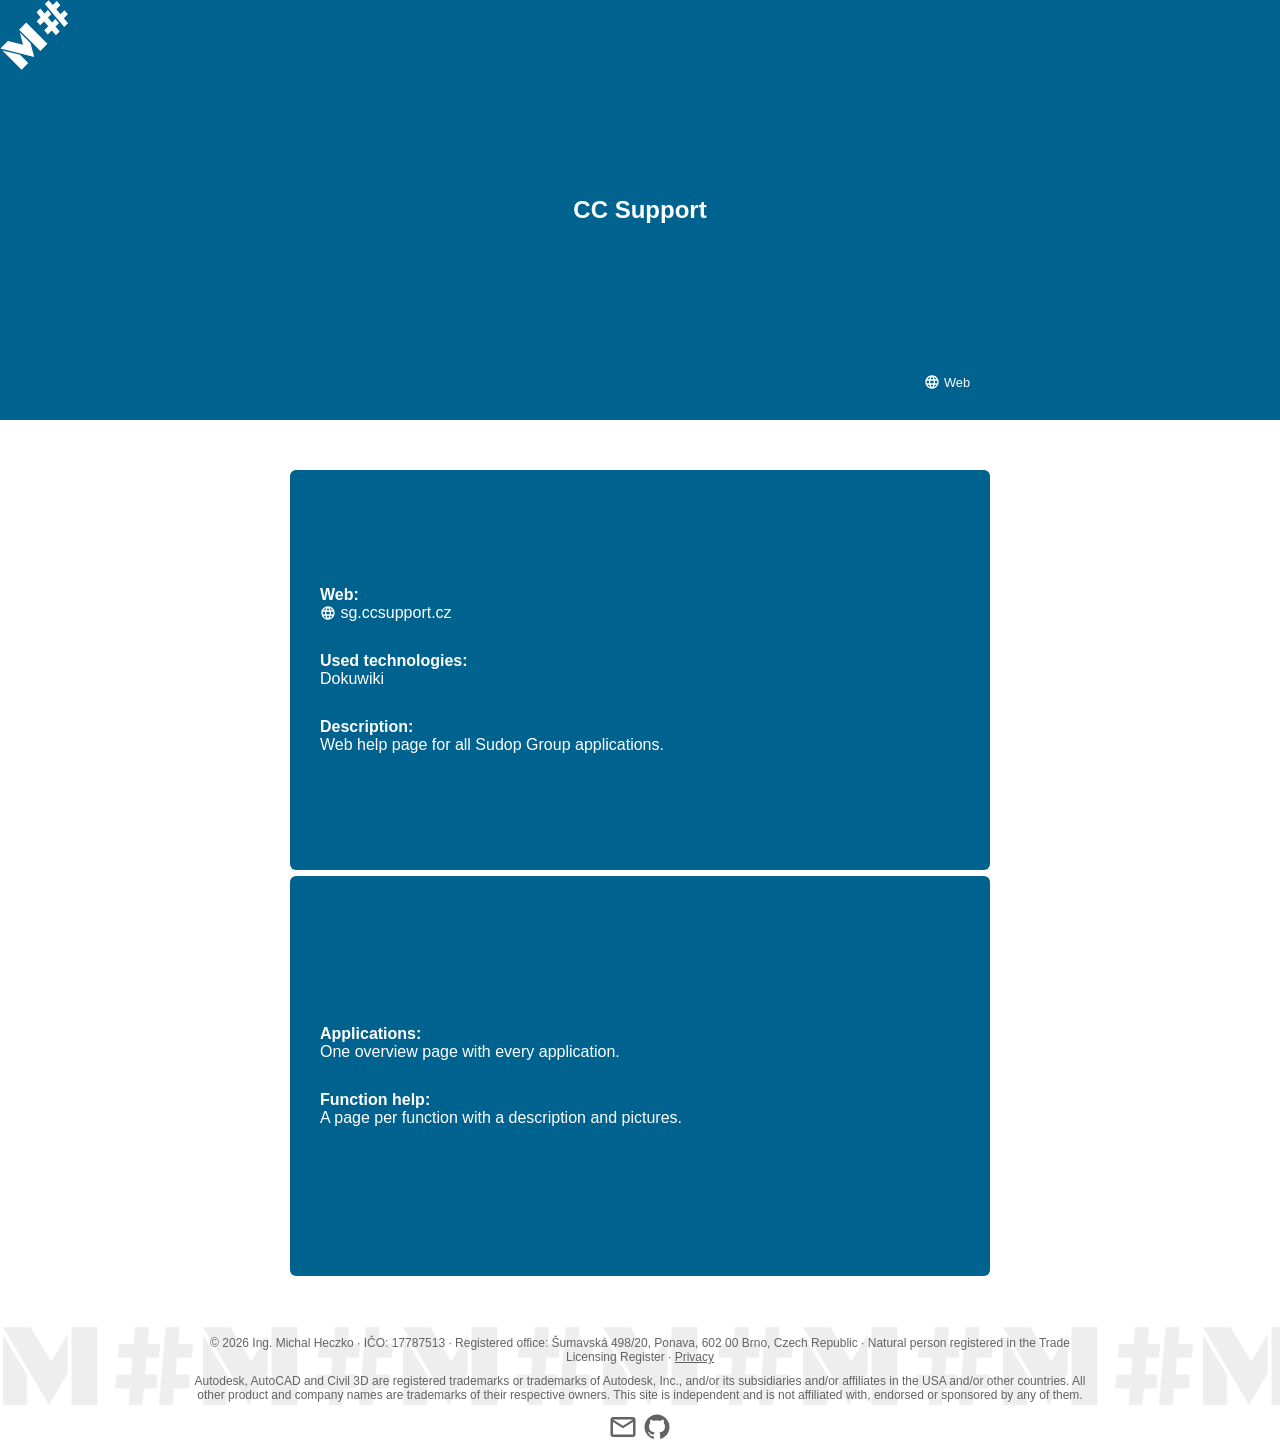
<file: ccsupport.html>
<!DOCTYPE html>
<html lang="en">

<head>
    <meta charset="UTF-8">
    <meta name="viewport" content="width=device-width, initial-scale=1.0">

    <!-- inline, not in styles.css: Chrome drops the page transition when the opt-in arrives with a late stylesheet -->
    <style>@view-transition { navigation: auto; }</style>
    <link rel="stylesheet" href="css/styles.css">
    <link rel="stylesheet" href="css/general.css">
    <link rel="stylesheet" href="css/profile.css">
    <link rel="stylesheet" href="css/filters.css">
    <link rel="stylesheet" href="css/carousel.css">
    <link rel="stylesheet" href="css/project-colors.css">
    <link rel="stylesheet" href="css/slide-container.css">

    <meta name="description" content="CC Support: Web help page for all Sudop Group applications.">
    <meta property="og:title" content="MSharp - CC Support">
    <meta property="og:description" content="CC Support: Web help page for all Sudop Group applications.">
    <meta property="og:image" content="https://msharp.cz/images/og-image.jpg">
    <meta property="og:type" content="website">

    <title>MSharp - CC Support</title>
    <link rel="icon" type="image/x-icon" href="images/favicon.ico">
</head>

<body>
    <div class="page">
        <div class="main">
            <a class="msharp-logo sg-colors" href="index.html#project-bg6" aria-label="MSharp home">
                <svg width="90" height="70" aria-hidden="true"><use href="images/icons.svg#logo" /></svg>
            </a>

            <div id="project-bg6" class="sg-colors project-full">
                <div class="slide flex-column-center">
                    <h1 id="project-title6">CC Support</h1>
                    <div class="slide-full-tag">
                        <svg width="16" height="16" aria-hidden="true"><use href="images/icons.svg#web" /></svg>
                        &nbsp;Web
                    </div>
                </div>
            </div>

            <div class="projects profile-colors">

                <div class="carousel-container sg-colors">
                    <div class="carousel">
                        <div class="card-container">
                            <div>
                                <h2>Web:</h2>
                                <a class="weblink" href="https://sg.ccsupport.cz/" target="_blank">
                                    <svg width="16" height="16" aria-hidden="true"><use href="images/icons.svg#web" /></svg>
                                    &nbsp;sg.ccsupport.cz</a>
                            </div>
                            <div>
                                <h2>Used technologies:</h2>
                                <p>Dokuwiki</p>
                            </div>
                            <div>
                                <h2>Description:</h2>
                                <p>Web help page for all Sudop Group applications.</p>
                            </div>
                        </div>
                    </div>
                </div>

                <div class="carousel-container sg-colors">
                    <div class="carousel">
                        <div class="card-container">
                            <div>
                                <h2>Applications:</h2>
                                <p>One overview page with every application.</p>
                            </div>
                            <div>
                                <h2>Function help:</h2>
                                <p>A page per function with a description and pictures.</p>
                            </div>
                        </div>
                    </div>
                </div>



            </div>
        </div>

        <footer class="profile-colors">
            <p class="note">© <span id="year"></span> Ing. Michal Heczko · IČO: 17787513 · Registered office: Šumavská 498/20, Ponava, 602 00 Brno, Czech Republic · Natural person registered in the Trade Licensing Register · <a href="about.html#privacy">Privacy</a></p>
            <p class="note">Autodesk, AutoCAD and Civil 3D are registered trademarks or trademarks of Autodesk, Inc., and/or its subsidiaries and/or affiliates in the USA and/or other countries. All other product and company names are trademarks of their respective owners. This site is independent and is not affiliated with, endorsed or sponsored by any of them.</p>
            <div>
                <a href="mailto:info@msharp.cz" aria-label="E-mail">
                    <svg width="30" height="30" aria-hidden="true"><use href="images/icons.svg#mail" /></svg>
                </a>
                <a href="https://github.com/m-hcz" target="_blank" aria-label="GitHub">
                    <svg width="30" height="30" aria-hidden="true"><use href="images/icons.svg#github" /></svg>
                </a>
            </div>
        </footer>
    </div>
    <script src="js/scripts.js"></script>
</body>

</html>
</file>
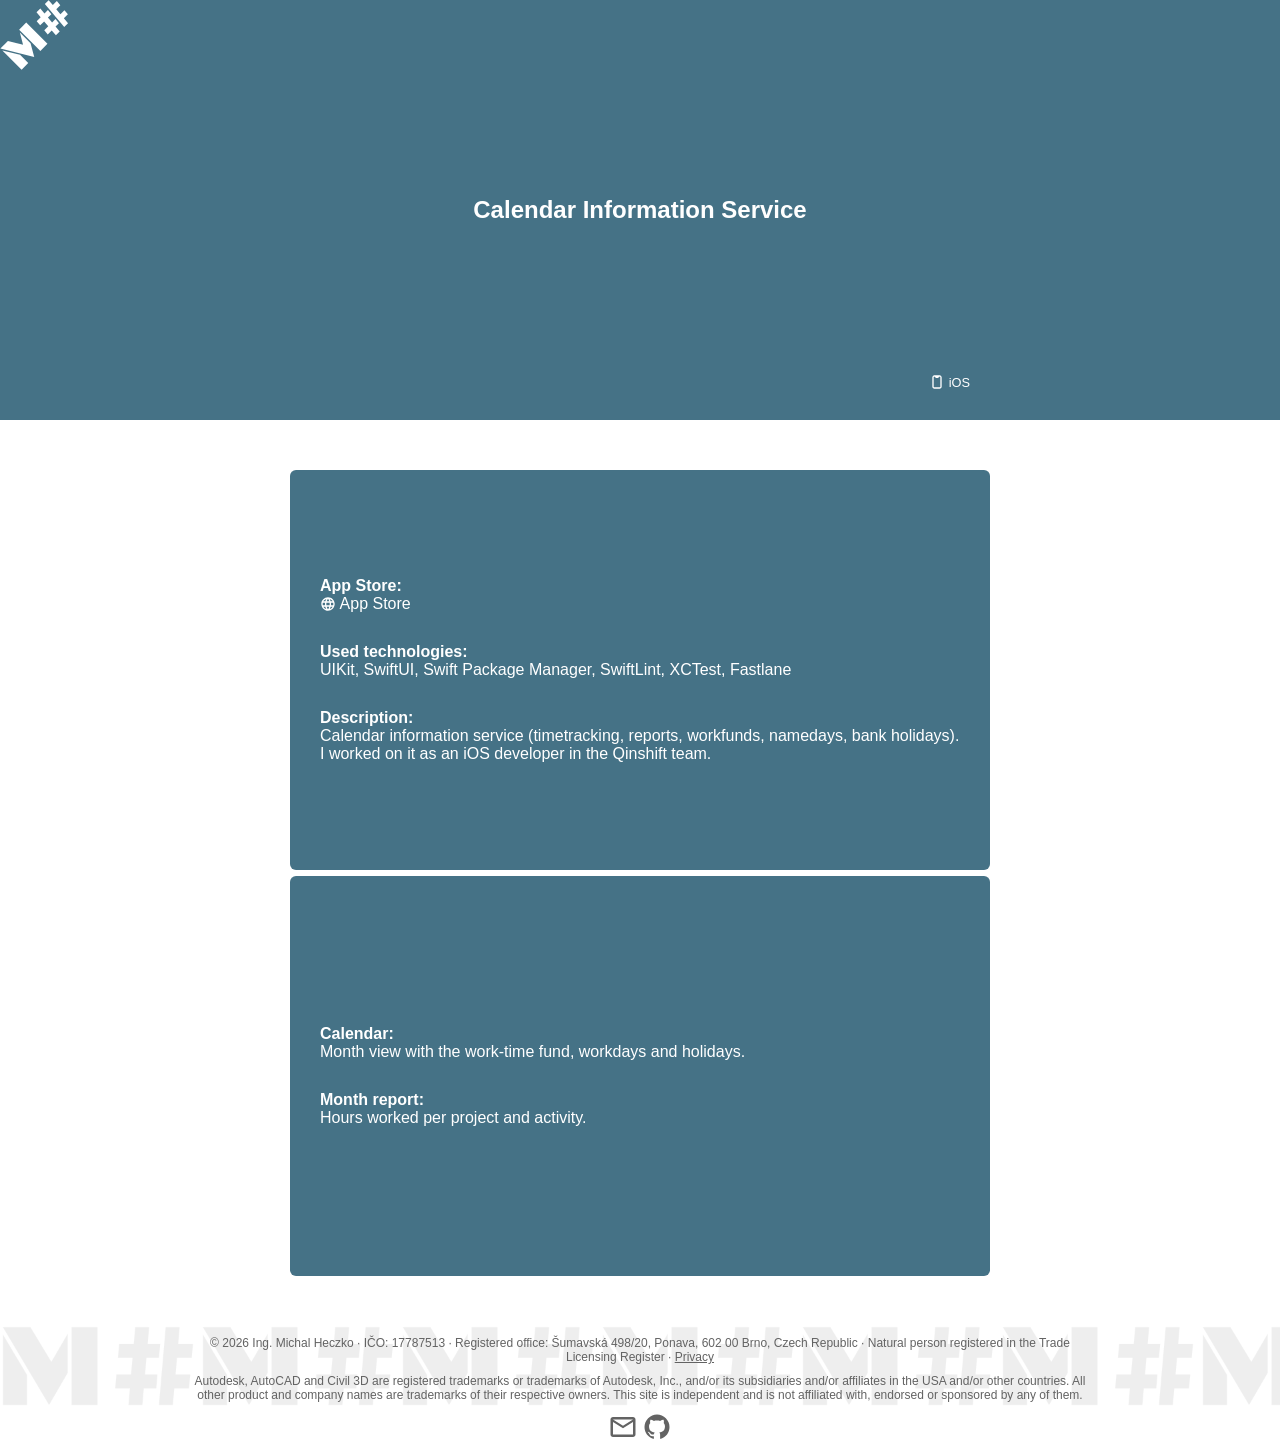
<file: cis.html>
<!DOCTYPE html>
<html lang="en">

<head>
    <meta charset="UTF-8">
    <meta name="viewport" content="width=device-width, initial-scale=1.0">

    <!-- inline, not in styles.css: Chrome drops the page transition when the opt-in arrives with a late stylesheet -->
    <style>@view-transition { navigation: auto; }</style>
    <link rel="stylesheet" href="css/styles.css">
    <link rel="stylesheet" href="css/general.css">
    <link rel="stylesheet" href="css/profile.css">
    <link rel="stylesheet" href="css/filters.css">
    <link rel="stylesheet" href="css/carousel.css">
    <link rel="stylesheet" href="css/project-colors.css">
    <link rel="stylesheet" href="css/slide-container.css">

    <meta name="description" content="Calendar Information Service: Calendar information service (timetracking, reports, workfunds, namedays, bank holidays).">
    <meta property="og:title" content="MSharp - CIS">
    <meta property="og:description" content="Calendar Information Service: Calendar information service (timetracking, reports, workfunds, namedays, bank holidays).">
    <meta property="og:image" content="https://msharp.cz/images/og-image.jpg">
    <meta property="og:type" content="website">

    <title>MSharp - CIS</title>
    <link rel="icon" type="image/x-icon" href="images/favicon.ico">
</head>

<body>
    <div class="page">
        <div class="main">
            <a class="msharp-logo cis-colors" href="index.html#project-bg8" aria-label="MSharp home">
                <svg width="90" height="70" aria-hidden="true"><use href="images/icons.svg#logo" /></svg>
            </a>

            <div id="project-bg8" class="cis-colors project-full">
                <div class="slide flex-column-center">
                    <h1 id="project-title8">Calendar Information Service</h1>
                    <div class="slide-full-tag">
                        <svg width="16" height="16" aria-hidden="true"><use href="images/icons.svg#ios" /></svg>
                        &nbsp;iOS
                    </div>
                </div>
            </div>

            <div class="projects profile-colors">

                <div class="carousel-container cis-colors">
                    <div class="carousel">
                        <div class="card-container">
                            <div>
                                <h2>App Store:</h2>
                                <a class="weblink" href="https://apps.apple.com/cz/app/calendar-information-service/id991423492?platform=iphone"
                                    target="_blank">
                                    <svg width="16" height="16" aria-hidden="true"><use href="images/icons.svg#web" /></svg>
                                    &nbsp;App Store</a>
                            </div>
                            <div>
                                <h2>Used technologies:</h2>
                                <p>UIKit, SwiftUI, Swift Package Manager, SwiftLint, XCTest, Fastlane</p>
                            </div>
                            <div>
                                <h2>Description:</h2>
                                <p>Calendar information service (timetracking, reports, workfunds, namedays, bank
                                    holidays). I worked on it as an iOS developer in the Qinshift team.</p>
                            </div>
                        </div>
                    </div>
                </div>

                <div class="carousel-container cis-colors">
                    <div class="carousel">
                        <div class="card-container">
                            <div>
                                <h2>Calendar:</h2>
                                <p>Month view with the work-time fund, workdays and holidays.</p>
                            </div>
                            <div>
                                <h2>Month report:</h2>
                                <p>Hours worked per project and activity.</p>
                            </div>
                        </div>
                    </div>
                </div>



            </div>
        </div>

        <footer class="profile-colors">
            <p class="note">© <span id="year"></span> Ing. Michal Heczko · IČO: 17787513 · Registered office: Šumavská 498/20, Ponava, 602 00 Brno, Czech Republic · Natural person registered in the Trade Licensing Register · <a href="about.html#privacy">Privacy</a></p>
            <p class="note">Autodesk, AutoCAD and Civil 3D are registered trademarks or trademarks of Autodesk, Inc., and/or its subsidiaries and/or affiliates in the USA and/or other countries. All other product and company names are trademarks of their respective owners. This site is independent and is not affiliated with, endorsed or sponsored by any of them.</p>
            <div>
                <a href="mailto:info@msharp.cz" aria-label="E-mail">
                    <svg width="30" height="30" aria-hidden="true"><use href="images/icons.svg#mail" /></svg>
                </a>
                <a href="https://github.com/m-hcz" target="_blank" aria-label="GitHub">
                    <svg width="30" height="30" aria-hidden="true"><use href="images/icons.svg#github" /></svg>
                </a>
            </div>
        </footer>
    </div>
    <script src="js/scripts.js"></script>
</body>

</html>
</file>
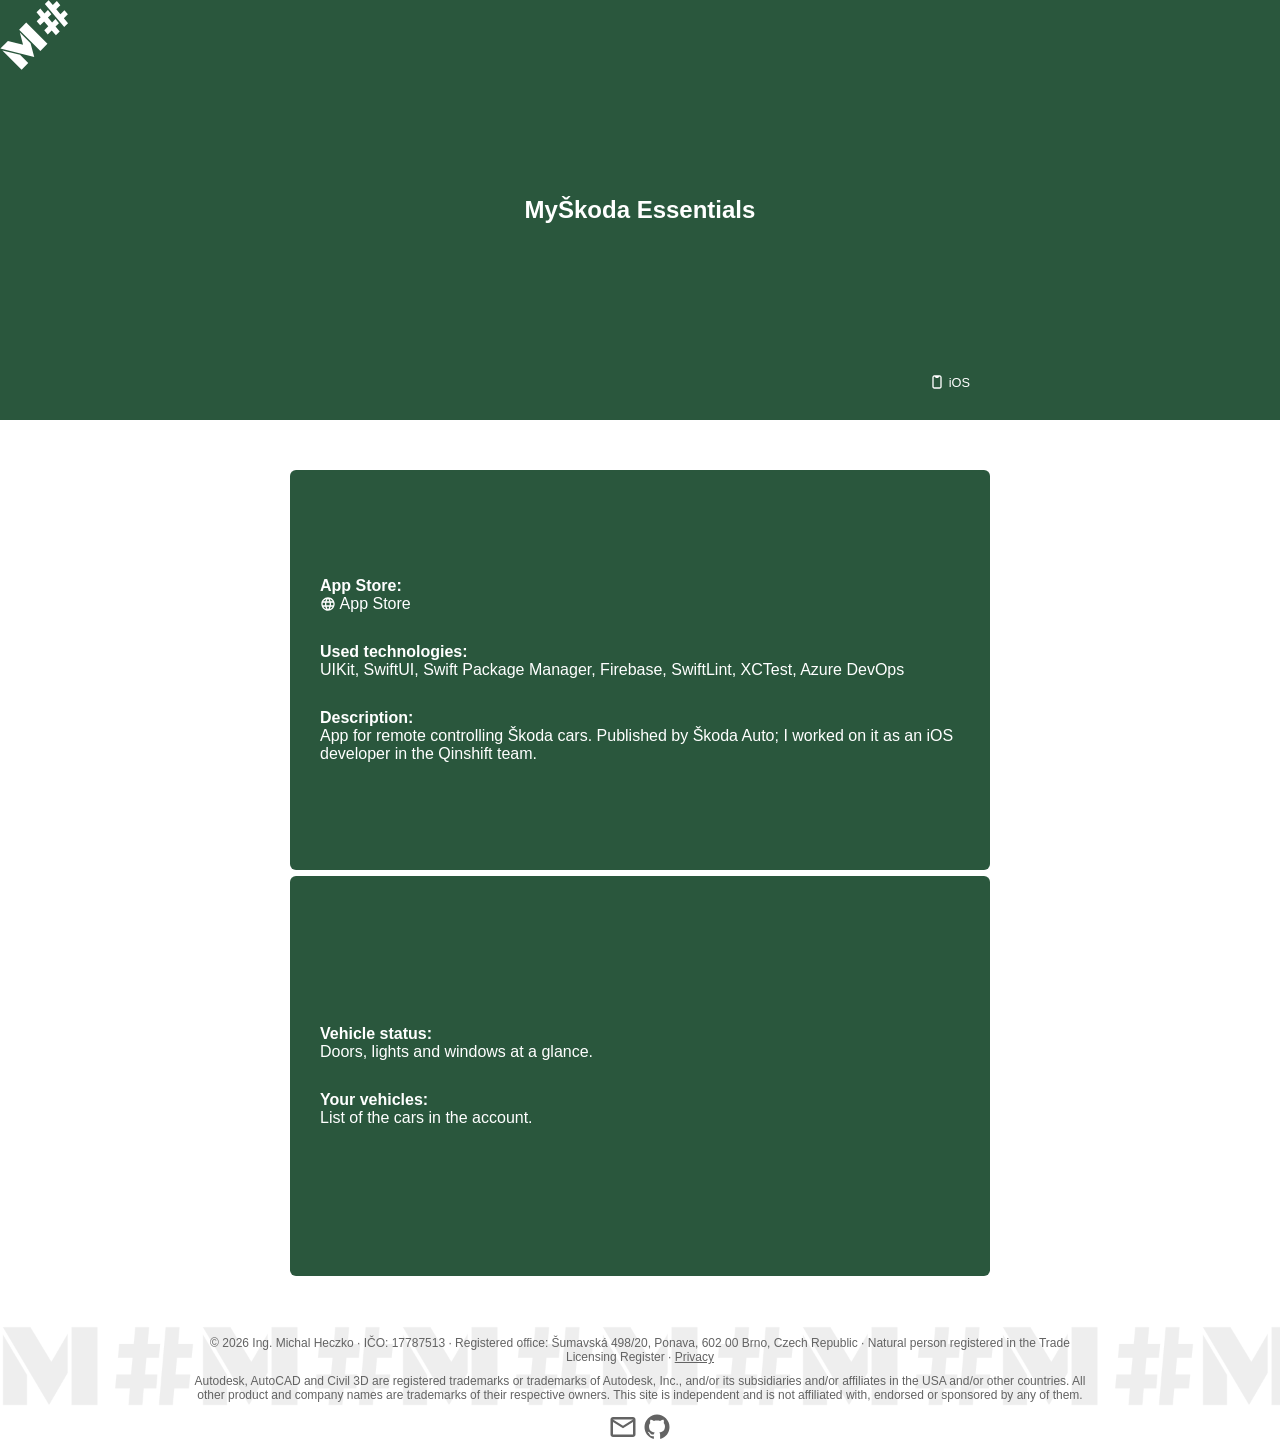
<file: myskoda.html>
<!DOCTYPE html>
<html lang="en">

<head>
    <meta charset="UTF-8">
    <meta name="viewport" content="width=device-width, initial-scale=1.0">

    <!-- inline, not in styles.css: Chrome drops the page transition when the opt-in arrives with a late stylesheet -->
    <style>@view-transition { navigation: auto; }</style>
    <link rel="stylesheet" href="css/styles.css">
    <link rel="stylesheet" href="css/general.css">
    <link rel="stylesheet" href="css/profile.css">
    <link rel="stylesheet" href="css/filters.css">
    <link rel="stylesheet" href="css/carousel.css">
    <link rel="stylesheet" href="css/project-colors.css">
    <link rel="stylesheet" href="css/slide-container.css">

    <meta name="description" content="MyŠkoda Essentials: App for remote controlling Škoda cars.">
    <meta property="og:title" content="MSharp - MySkoda">
    <meta property="og:description" content="MyŠkoda Essentials: App for remote controlling Škoda cars.">
    <meta property="og:image" content="https://msharp.cz/images/og-image.jpg">
    <meta property="og:type" content="website">

    <title>MSharp - MySkoda</title>
    <link rel="icon" type="image/x-icon" href="images/favicon.ico">
</head>

<body>
    <div class="page">
        <div class="main">
            <a class="msharp-logo myskoda-colors" href="index.html#project-bg7" aria-label="MSharp home">
                <svg width="90" height="70" aria-hidden="true"><use href="images/icons.svg#logo" /></svg>
            </a>

            <div id="project-bg7" class="myskoda-colors project-full">
                <div class="slide flex-column-center">
                    <h1 id="project-title7">MyŠkoda Essentials</h1>
                    <div class="slide-full-tag">
                        <svg width="16" height="16" aria-hidden="true"><use href="images/icons.svg#ios" /></svg>
                        &nbsp;iOS
                    </div>
                </div>
            </div>

            <div class="projects profile-colors">

                <div class="carousel-container myskoda-colors">
                    <div class="carousel">
                        <div class="card-container">
                            <div>
                                <h2>App Store:</h2>
                                <a class="weblink" href="https://apps.apple.com/cz/app/my%C5%A1koda-essentials/id1161648654"
                                    target="_blank">
                                    <svg width="16" height="16" aria-hidden="true"><use href="images/icons.svg#web" /></svg>
                                    &nbsp;App Store</a>
                            </div>
                            <div>
                                <h2>Used technologies:</h2>
                                <p>UIKit, SwiftUI, Swift Package Manager, Firebase, SwiftLint, XCTest, Azure DevOps</p>
                            </div>
                            <div>
                                <h2>Description:</h2>
                                <p>App for remote controlling Škoda cars. Published by Škoda Auto; I worked on it as an iOS developer in the Qinshift team.</p>
                            </div>
                        </div>
                    </div>
                </div>

                <div class="carousel-container myskoda-colors">
                    <div class="carousel">
                        <div class="card-container">
                            <div>
                                <h2>Vehicle status:</h2>
                                <p>Doors, lights and windows at a glance.</p>
                            </div>
                            <div>
                                <h2>Your vehicles:</h2>
                                <p>List of the cars in the account.</p>
                            </div>
                        </div>
                    </div>
                </div>



            </div>
        </div>

        <footer class="profile-colors">
            <p class="note">© <span id="year"></span> Ing. Michal Heczko · IČO: 17787513 · Registered office: Šumavská 498/20, Ponava, 602 00 Brno, Czech Republic · Natural person registered in the Trade Licensing Register · <a href="about.html#privacy">Privacy</a></p>
            <p class="note">Autodesk, AutoCAD and Civil 3D are registered trademarks or trademarks of Autodesk, Inc., and/or its subsidiaries and/or affiliates in the USA and/or other countries. All other product and company names are trademarks of their respective owners. This site is independent and is not affiliated with, endorsed or sponsored by any of them.</p>
            <div>
                <a href="mailto:info@msharp.cz" aria-label="E-mail">
                    <svg width="30" height="30" aria-hidden="true"><use href="images/icons.svg#mail" /></svg>
                </a>
                <a href="https://github.com/m-hcz" target="_blank" aria-label="GitHub">
                    <svg width="30" height="30" aria-hidden="true"><use href="images/icons.svg#github" /></svg>
                </a>
            </div>
        </footer>
    </div>
    <script src="js/scripts.js"></script>
</body>

</html>
</file>
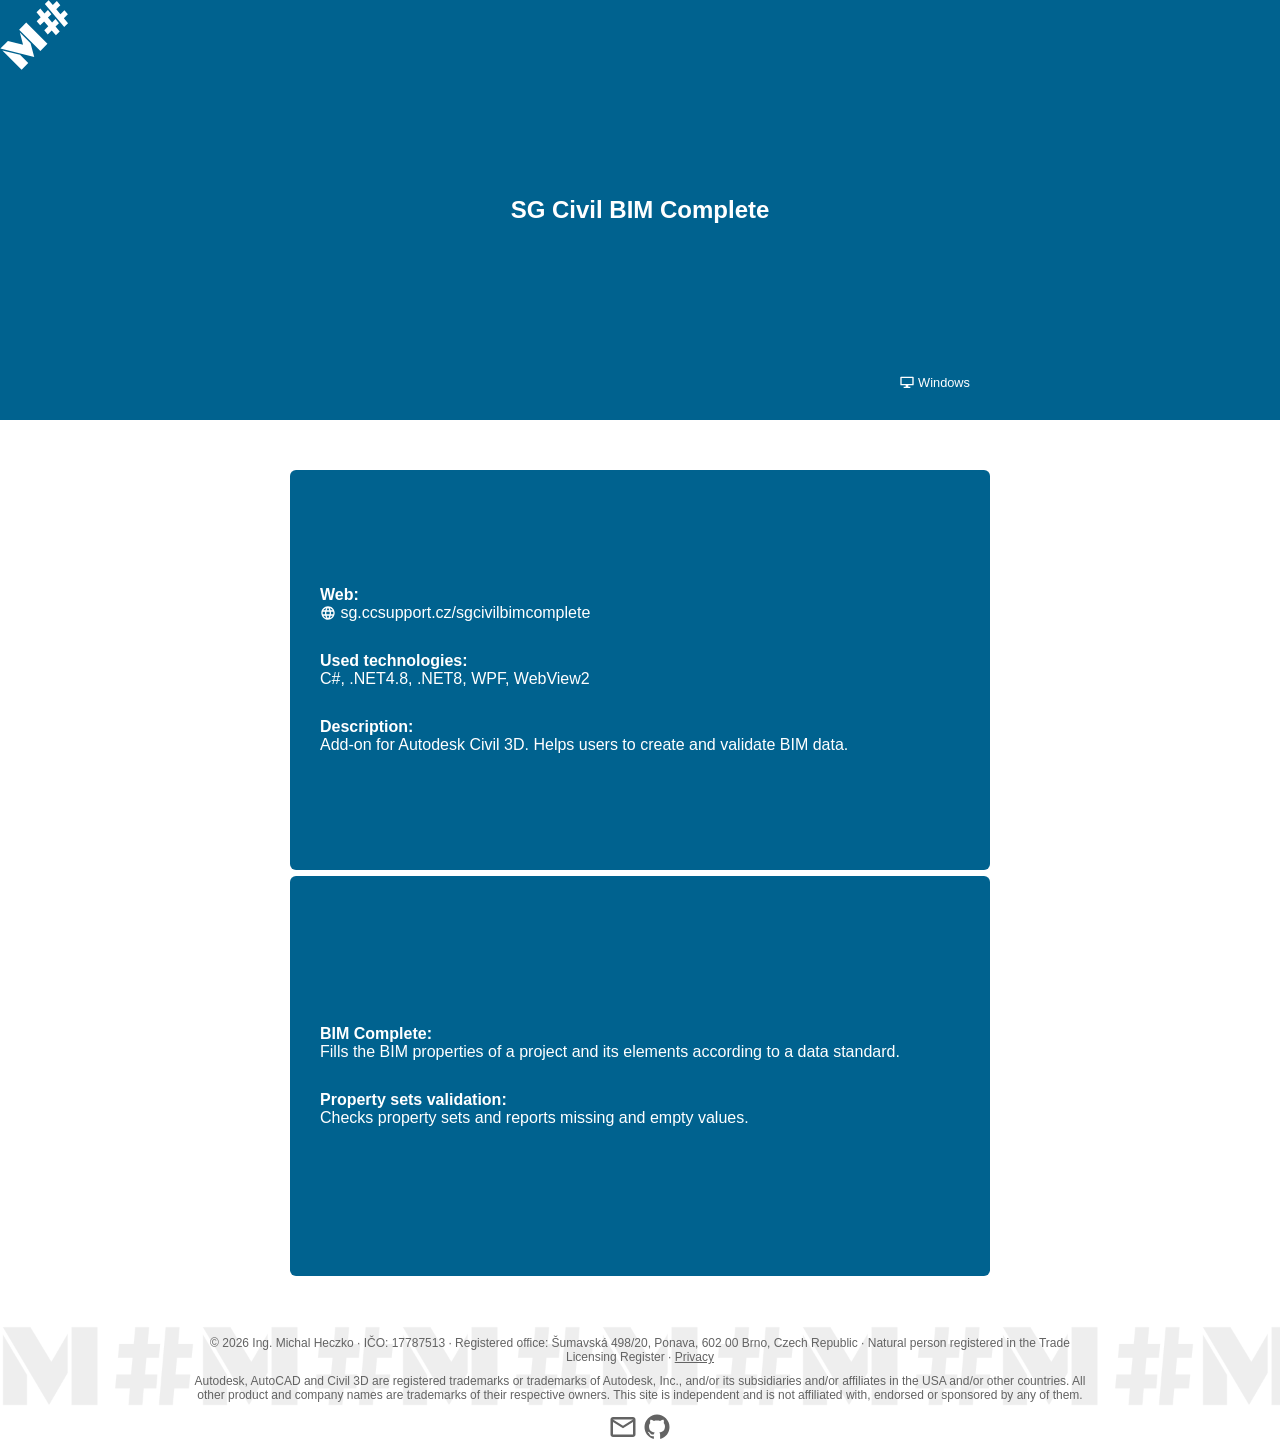
<file: sgcivilbimcomplete.html>
<!DOCTYPE html>
<html lang="en">

<head>
    <meta charset="UTF-8">
    <meta name="viewport" content="width=device-width, initial-scale=1.0">

    <!-- inline, not in styles.css: Chrome drops the page transition when the opt-in arrives with a late stylesheet -->
    <style>@view-transition { navigation: auto; }</style>
    <link rel="stylesheet" href="css/styles.css">
    <link rel="stylesheet" href="css/general.css">
    <link rel="stylesheet" href="css/profile.css">
    <link rel="stylesheet" href="css/filters.css">
    <link rel="stylesheet" href="css/carousel.css">
    <link rel="stylesheet" href="css/project-colors.css">
    <link rel="stylesheet" href="css/slide-container.css">

    <meta name="description" content="SG Civil BIM Complete: Add-on for Autodesk Civil 3D. Helps users to create and validate BIM data.">
    <meta property="og:title" content="MSharp - SG Civil BIM Complete">
    <meta property="og:description" content="SG Civil BIM Complete: Add-on for Autodesk Civil 3D. Helps users to create and validate BIM data.">
    <meta property="og:image" content="https://msharp.cz/images/og-image.jpg">
    <meta property="og:type" content="website">

    <title>MSharp - SG Civil BIM Complete</title>
    <link rel="icon" type="image/x-icon" href="images/favicon.ico">
</head>

<body>
    <div class="page">
        <div class="main">
            <a class="msharp-logo sg-colors" href="index.html#project-bg4" aria-label="MSharp home">
                <svg width="90" height="70" aria-hidden="true"><use href="images/icons.svg#logo" /></svg>
            </a>

            <div id="project-bg4" class="sg-colors project-full">
                <div class="slide flex-column-center">
                    <h1 id="project-title4">SG Civil BIM Complete</h1>
                    <div class="slide-full-tag">
                        <svg width="16" height="16" aria-hidden="true"><use href="images/icons.svg#windows" /></svg>
                        &nbsp;Windows
                    </div>
                </div>
            </div>

            <div class="projects profile-colors">

                <div class="carousel-container sg-colors">
                    <div class="carousel">
                        <div class="card-container">
                            <div>
                                <h2>Web:</h2>
                                <a class="weblink" href="https://sg.ccsupport.cz/sgcivilbimcomplete"
                                    target="_blank">
                                    <svg width="16" height="16" aria-hidden="true"><use href="images/icons.svg#web" /></svg>
                                    &nbsp;sg.ccsupport.cz/sgcivilbimcomplete</a>
                            </div>
                            <div>
                                <h2>Used technologies:</h2>
                                <p>C#, .NET4.8, .NET8, WPF, WebView2</p>
                            </div>
                            <div>
                                <h2>Description:</h2>
                                <p>Add-on for Autodesk Civil 3D. Helps users to create and validate BIM data.</p>
                            </div>
                        </div>
                    </div>
                </div>

                <div class="carousel-container sg-colors">
                    <div class="carousel">
                        <div class="card-container">
                            <div>
                                <h2>BIM Complete:</h2>
                                <p>Fills the BIM properties of a project and its elements according to a data standard.</p>
                            </div>
                            <div>
                                <h2>Property sets validation:</h2>
                                <p>Checks property sets and reports missing and empty values.</p>
                            </div>
                        </div>
                    </div>
                </div>



            </div>
        </div>

        <footer class="profile-colors">
            <p class="note">© <span id="year"></span> Ing. Michal Heczko · IČO: 17787513 · Registered office: Šumavská 498/20, Ponava, 602 00 Brno, Czech Republic · Natural person registered in the Trade Licensing Register · <a href="about.html#privacy">Privacy</a></p>
            <p class="note">Autodesk, AutoCAD and Civil 3D are registered trademarks or trademarks of Autodesk, Inc., and/or its subsidiaries and/or affiliates in the USA and/or other countries. All other product and company names are trademarks of their respective owners. This site is independent and is not affiliated with, endorsed or sponsored by any of them.</p>
            <div>
                <a href="mailto:info@msharp.cz" aria-label="E-mail">
                    <svg width="30" height="30" aria-hidden="true"><use href="images/icons.svg#mail" /></svg>
                </a>
                <a href="https://github.com/m-hcz" target="_blank" aria-label="GitHub">
                    <svg width="30" height="30" aria-hidden="true"><use href="images/icons.svg#github" /></svg>
                </a>
            </div>
        </footer>
    </div>
    <script src="js/scripts.js"></script>
</body>

</html>
</file>
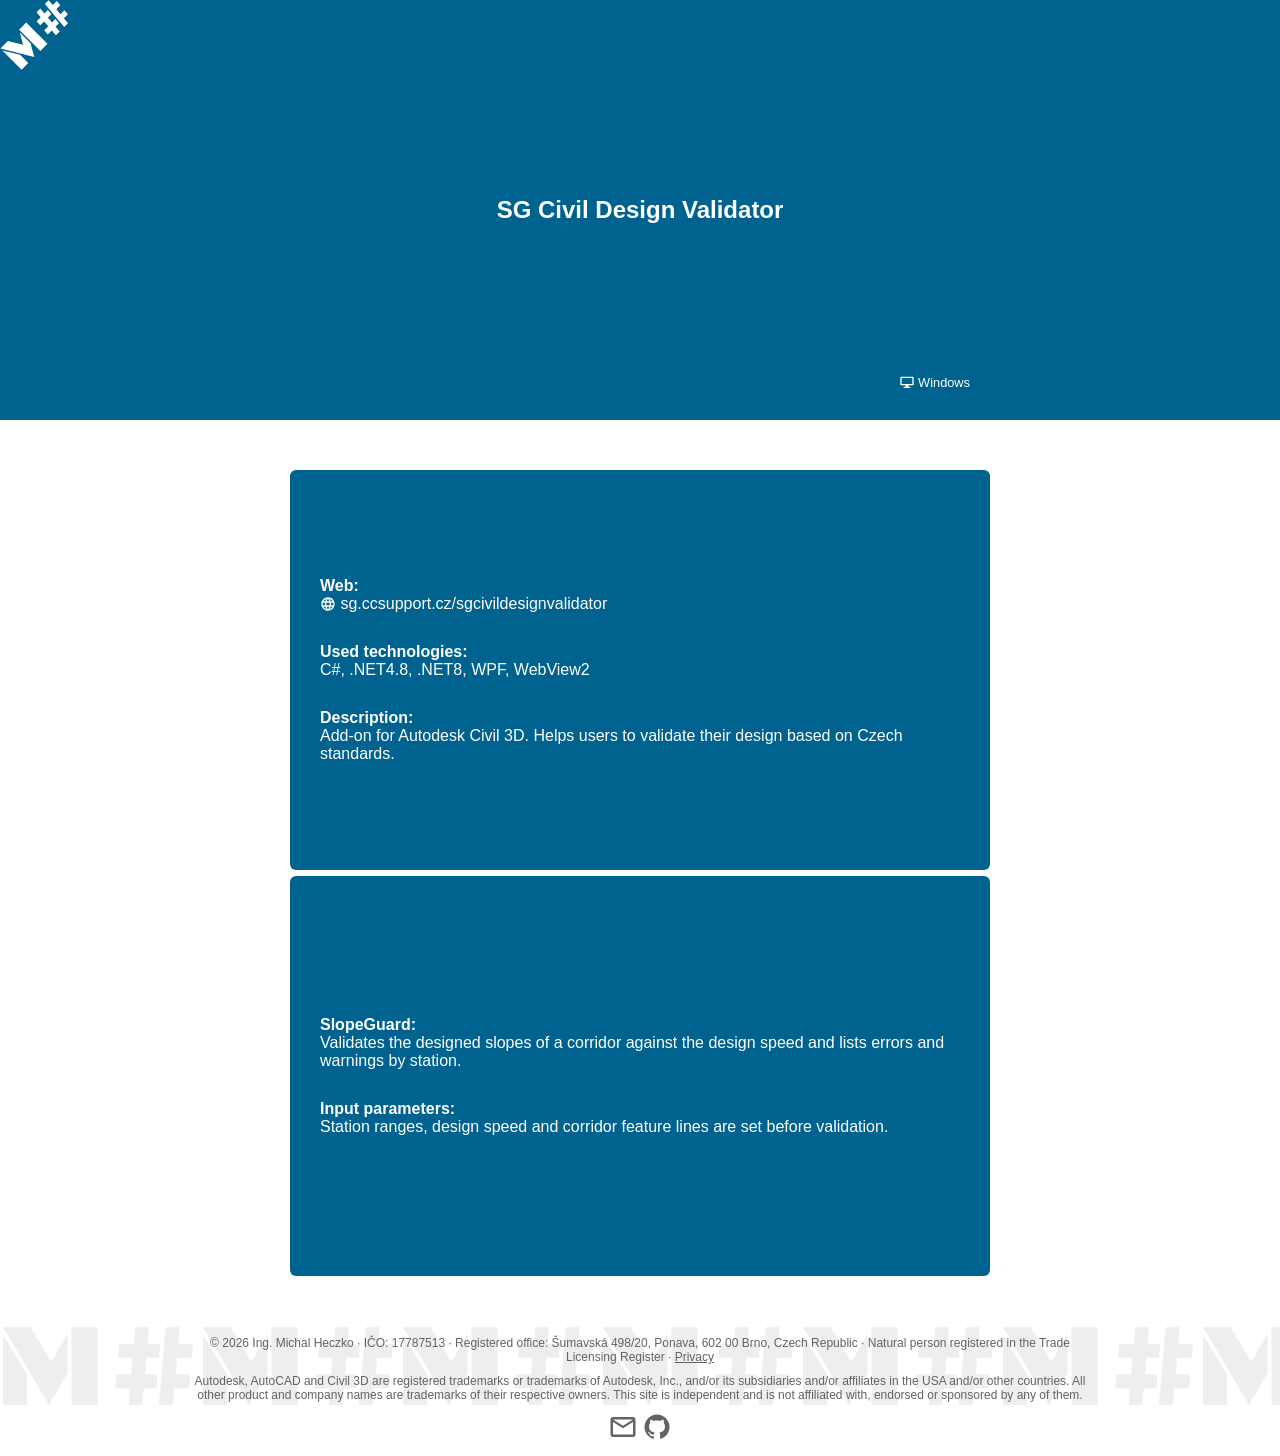
<file: sgcivildesignvalidator.html>
<!DOCTYPE html>
<html lang="en">

<head>
    <meta charset="UTF-8">
    <meta name="viewport" content="width=device-width, initial-scale=1.0">

    <!-- inline, not in styles.css: Chrome drops the page transition when the opt-in arrives with a late stylesheet -->
    <style>@view-transition { navigation: auto; }</style>
    <link rel="stylesheet" href="css/styles.css">
    <link rel="stylesheet" href="css/general.css">
    <link rel="stylesheet" href="css/profile.css">
    <link rel="stylesheet" href="css/filters.css">
    <link rel="stylesheet" href="css/carousel.css">
    <link rel="stylesheet" href="css/project-colors.css">
    <link rel="stylesheet" href="css/slide-container.css">

    <meta name="description" content="SG Civil Design Validator: Add-on for Autodesk Civil 3D. Helps users to validate their design based on Czech standards.">
    <meta property="og:title" content="MSharp - SG Civil Design Validator">
    <meta property="og:description" content="SG Civil Design Validator: Add-on for Autodesk Civil 3D. Helps users to validate their design based on Czech standards.">
    <meta property="og:image" content="https://msharp.cz/images/og-image.jpg">
    <meta property="og:type" content="website">

    <title>MSharp - SG Civil Design Validator</title>
    <link rel="icon" type="image/x-icon" href="images/favicon.ico">
</head>

<body>
    <div class="page">
        <div class="main">
            <a class="msharp-logo sg-colors" href="index.html#project-bg5" aria-label="MSharp home">
                <svg width="90" height="70" aria-hidden="true"><use href="images/icons.svg#logo" /></svg>
            </a>

            <div id="project-bg5" class="sg-colors project-full">
                <div class="slide flex-column-center">
                    <h1 id="project-title5">SG Civil Design Validator</h1>
                    <div class="slide-full-tag">
                        <svg width="16" height="16" aria-hidden="true"><use href="images/icons.svg#windows" /></svg>
                        &nbsp;Windows
                    </div>
                </div>
            </div>

            <div class="projects profile-colors">

                <div class="carousel-container sg-colors">
                    <div class="carousel">
                        <div class="card-container">
                            <div>
                                <h2>Web:</h2>
                                <a class="weblink" href="https://sg.ccsupport.cz/sgcivildesignvalidator"
                                    target="_blank">
                                    <svg width="16" height="16" aria-hidden="true"><use href="images/icons.svg#web" /></svg>
                                    &nbsp;sg.ccsupport.cz/sgcivildesignvalidator</a>
                            </div>
                            <div>
                                <h2>Used technologies:</h2>
                                <p>C#, .NET4.8, .NET8, WPF, WebView2</p>
                            </div>
                            <div>
                                <h2>Description:</h2>
                                <p>Add-on for Autodesk Civil 3D. Helps users to validate their design based on Czech
                                    standards.</p>
                            </div>
                        </div>
                    </div>
                </div>

                <div class="carousel-container sg-colors">
                    <div class="carousel">
                        <div class="card-container">
                            <div>
                                <h2>SlopeGuard:</h2>
                                <p>Validates the designed slopes of a corridor against the design speed and lists errors and warnings by station.</p>
                            </div>
                            <div>
                                <h2>Input parameters:</h2>
                                <p>Station ranges, design speed and corridor feature lines are set before validation.</p>
                            </div>
                        </div>
                    </div>
                </div>



            </div>
        </div>

        <footer class="profile-colors">
            <p class="note">© <span id="year"></span> Ing. Michal Heczko · IČO: 17787513 · Registered office: Šumavská 498/20, Ponava, 602 00 Brno, Czech Republic · Natural person registered in the Trade Licensing Register · <a href="about.html#privacy">Privacy</a></p>
            <p class="note">Autodesk, AutoCAD and Civil 3D are registered trademarks or trademarks of Autodesk, Inc., and/or its subsidiaries and/or affiliates in the USA and/or other countries. All other product and company names are trademarks of their respective owners. This site is independent and is not affiliated with, endorsed or sponsored by any of them.</p>
            <div>
                <a href="mailto:info@msharp.cz" aria-label="E-mail">
                    <svg width="30" height="30" aria-hidden="true"><use href="images/icons.svg#mail" /></svg>
                </a>
                <a href="https://github.com/m-hcz" target="_blank" aria-label="GitHub">
                    <svg width="30" height="30" aria-hidden="true"><use href="images/icons.svg#github" /></svg>
                </a>
            </div>
        </footer>
    </div>
    <script src="js/scripts.js"></script>
</body>

</html>
</file>
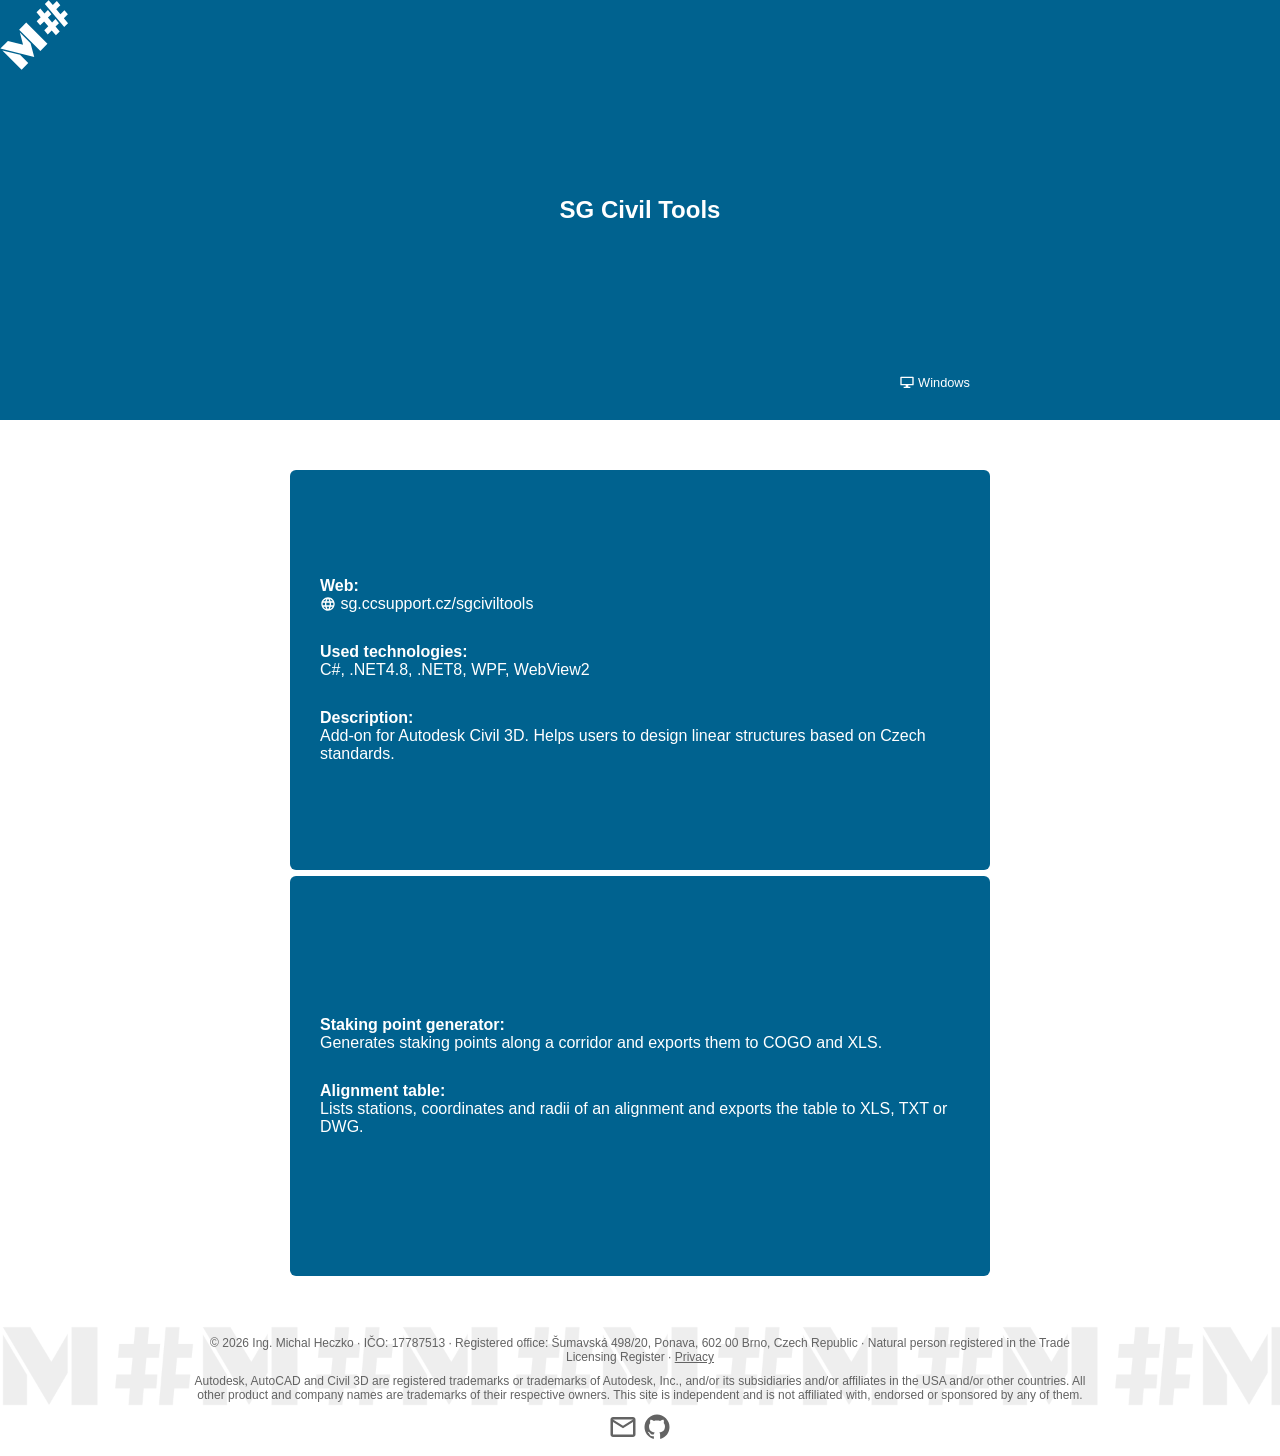
<file: sgciviltools.html>
<!DOCTYPE html>
<html lang="en">

<head>
    <meta charset="UTF-8">
    <meta name="viewport" content="width=device-width, initial-scale=1.0">

    <!-- inline, not in styles.css: Chrome drops the page transition when the opt-in arrives with a late stylesheet -->
    <style>@view-transition { navigation: auto; }</style>
    <link rel="stylesheet" href="css/styles.css">
    <link rel="stylesheet" href="css/general.css">
    <link rel="stylesheet" href="css/profile.css">
    <link rel="stylesheet" href="css/filters.css">
    <link rel="stylesheet" href="css/carousel.css">
    <link rel="stylesheet" href="css/project-colors.css">
    <link rel="stylesheet" href="css/slide-container.css">

    <meta name="description" content="SG Civil Tools: Add-on for Autodesk Civil 3D. Helps users to design linear structures based on Czech standards.">
    <meta property="og:title" content="MSharp - SG Civil Tools">
    <meta property="og:description" content="SG Civil Tools: Add-on for Autodesk Civil 3D. Helps users to design linear structures based on Czech standards.">
    <meta property="og:image" content="https://msharp.cz/images/og-image.jpg">
    <meta property="og:type" content="website">

    <title>MSharp - SG Civil Tools</title>
    <link rel="icon" type="image/x-icon" href="images/favicon.ico">
</head>

<body>
    <div class="page">
        <div class="main">
            <a class="msharp-logo sg-colors" href="index.html#project-bg1" aria-label="MSharp home">
                <svg width="90" height="70" aria-hidden="true"><use href="images/icons.svg#logo" /></svg>
            </a>

            <div id="project-bg1" class="sg-colors project-full">
                <div class="slide flex-column-center">
                    <h1 id="project-title1">SG Civil Tools</h1>
                    <div class="slide-full-tag">
                        <svg width="16" height="16" aria-hidden="true"><use href="images/icons.svg#windows" /></svg>
                        &nbsp;Windows
                    </div>
                </div>
            </div>

            <div class="projects profile-colors">

                <div class="carousel-container sg-colors">
                    <div class="carousel">
                        <div class="card-container">
                            <div>
                                <h2>Web:</h2>
                                <a class="weblink" href="https://sg.ccsupport.cz/sgciviltools"
                                    target="_blank">
                                    <svg width="16" height="16" aria-hidden="true"><use href="images/icons.svg#web" /></svg>
                                    &nbsp;sg.ccsupport.cz/sgciviltools</a>
                            </div>
                            <div>
                                <h2>Used technologies:</h2>
                                <p>C#, .NET4.8, .NET8, WPF, WebView2</p>
                            </div>
                            <div>
                                <h2>Description:</h2>
                                <p>Add-on for Autodesk Civil 3D. Helps users to design linear structures based on Czech
                                    standards.</p>
                            </div>
                        </div>
                    </div>
                </div>

                <div class="carousel-container sg-colors">
                    <div class="carousel">
                        <div class="card-container">
                            <div>
                                <h2>Staking point generator:</h2>
                                <p>Generates staking points along a corridor and exports them to COGO and XLS.</p>
                            </div>
                            <div>
                                <h2>Alignment table:</h2>
                                <p>Lists stations, coordinates and radii of an alignment and exports the table to XLS, TXT or DWG.</p>
                            </div>
                        </div>
                    </div>
                </div>



            </div>
        </div>

        <footer class="profile-colors">
            <p class="note">© <span id="year"></span> Ing. Michal Heczko · IČO: 17787513 · Registered office: Šumavská 498/20, Ponava, 602 00 Brno, Czech Republic · Natural person registered in the Trade Licensing Register · <a href="about.html#privacy">Privacy</a></p>
            <p class="note">Autodesk, AutoCAD and Civil 3D are registered trademarks or trademarks of Autodesk, Inc., and/or its subsidiaries and/or affiliates in the USA and/or other countries. All other product and company names are trademarks of their respective owners. This site is independent and is not affiliated with, endorsed or sponsored by any of them.</p>
            <div>
                <a href="mailto:info@msharp.cz" aria-label="E-mail">
                    <svg width="30" height="30" aria-hidden="true"><use href="images/icons.svg#mail" /></svg>
                </a>
                <a href="https://github.com/m-hcz" target="_blank" aria-label="GitHub">
                    <svg width="30" height="30" aria-hidden="true"><use href="images/icons.svg#github" /></svg>
                </a>
            </div>
        </footer>
    </div>
    <script src="js/scripts.js"></script>
</body>

</html>
</file>
<file: css/styles.css>
* {
    margin: 0;
    padding: 0;
    box-sizing: border-box;
  }

  :root {
    --profile-color: rgb(240, 240, 240);
    --gray-color: #636363;

    --text-black-color: black;
    --text-gray-color: #636363;

    --hover-color: #ffffff20;
    --btn-next-color: rgba(255, 255, 255, 0.5);

    --default-gap: 50px;
  }

  html {
    font-family: Arial, Helvetica, sans-serif;
    overflow-x: hidden;
    max-width: 100%;
  }

  body {
    position: relative;
    min-height: 100vh;
    min-height: 100dvh;
    width: 100%;
    max-width: 100%;
    background: white;
    display: flex;
    flex-direction: column;
    align-items: center;
    overflow-x: hidden;
    box-sizing: border-box;
  }

  .page {
    width: 100%;
    display: flex;
    flex-wrap: wrap;
    align-content: space-between;
    justify-content: center;
    align-items: start;
    flex: 1;
    gap: var(--default-gap);
  }

  .main {
    width: 100%;
    display: flex;
    flex-direction: column;
    justify-content: center;
    align-items: center;
    gap: var(--default-gap);
  }

  a {
    all: unset;
    cursor: pointer;
  }

  /* "all: unset" above also removes the focus ring, so put one back for keyboard users */
  a:focus-visible,
  button:focus-visible {
    outline: 2px solid currentColor;
    outline-offset: 2px;
  }

  /* project pages use h1 for the title; keep it the size of the h2 on the home page card */
  .project-full h1 {
    font-size: 1.5em;
  }

  /* cards use h2 for the title and the next level for field labels, so levels do not skip; sizes stay those of the old h1 and h4 */
  .about-text-container h2 {
    font-size: 2em;
  }

  .about-text-container h3,
  .card-container h2 {
    font-size: 1em;
  }

  .weblink {
    display: flex;
    flex-wrap: nowrap;
    align-items: center;
  }

  .msharp-logo {
    position: fixed;
    z-index: 999;
    top: 0px;
    left: -8px;
    view-transition-name: transition-msharp-logo;
  }

  footer {
    display: flex;
    flex-direction: column;
    align-items: center;
    justify-content: center;
    gap: 10px;
    background-image: url("../images/msharp-logo-transparent10.webp");
    background-repeat: repeat-x;
    background-size: 200px;
    width: 100%;
    min-height: 80px;
    padding: 10px;
    text-align: center;
  }

  .note {
    font-size: 12px;
    max-width: 900px;
  }

  /* "all: unset" on links removes the underline; text links in the footer need one to be seen */
  .note a {
    text-decoration: underline;
  }

  @media (max-width: 719px) {
    :root {
      --default-gap: 20px;
    }

    h1,
    .about-text-container h2 {
      font-size: 1.5rem;
    }

    h2,
    .project-full h1 {
      font-size: 1.25rem;
    }
  }

  @media (max-width: 519px) {
    p {
      font-size: .9rem;
    }
  }

  /* the "@view-transition" opt-in is inline in each page's head, see the comment there */

  #project-title1 {
    view-transition-name: transition-project-title1;
  }

  #project-title2 {
    view-transition-name: transition-project-title2;
  }

  #project-title3 {
    view-transition-name: transition-project-title3;
  }

  #project-title4 {
    view-transition-name: transition-project-title4;
  }

  #project-title5 {
    view-transition-name: transition-project-title5;
  }

  #project-title6 {
    view-transition-name: transition-project-title6;
  }

  #project-title7 {
    view-transition-name: transition-project-title7;
  }

  #project-title8 {
    view-transition-name: transition-project-title8;
  }

    #project-bg1 {
    view-transition-name: transition-project-bg1;
  }
    #project-bg2 {
    view-transition-name: transition-project-bg2;
  }
    #project-bg3 {
    view-transition-name: transition-project-bg3;
  }
    #project-bg4 {
    view-transition-name: transition-project-bg4;
  }
    #project-bg5 {
    view-transition-name: transition-project-bg5;
  }
    #project-bg6 {
    view-transition-name: transition-project-bg6;
  }
    #project-bg7 {
    view-transition-name: transition-project-bg7;
  }
    #project-bg8 {
    view-transition-name: transition-project-bg8;
  }

  ::view-transition-group(*) {
    animation-duration: 0.5s;
  }

  /* the home card and the project band differ in shape: keep both snapshots unscaled and centred instead of stretching them */
  [id^="project-bg"] {
    view-transition-class: project-bg;
  }

  ::view-transition-old(*.project-bg),
  ::view-transition-new(*.project-bg) {
    height: 100%;
    object-fit: none;
  }

  /* scripts.js puts this on every card except the one being opened or left; it has to beat the id rules above */
  .solo-off,
  .solo-off [id^="project-title"] {
    view-transition-name: none !important;
  }

  /* people who asked the system for less motion get the new state at once */
  @media (prefers-reduced-motion: reduce) {
    ::view-transition-group(*),
    ::view-transition-old(*),
    ::view-transition-new(*) {
      animation: none !important;
    }
  }

  ::view-transition-group(transition-msharp-logo),
  ::view-transition-group(transition-project-title1),
  ::view-transition-group(transition-project-title2),
  ::view-transition-group(transition-project-title3),
  ::view-transition-group(transition-project-title4),
  ::view-transition-group(transition-project-title5),
  ::view-transition-group(transition-project-title6),
  ::view-transition-group(transition-project-title7),
  ::view-transition-group(transition-project-title8) {
    z-index: 999;
  }
</file>
<file: css/general.css>
.flex-column-center {
    display: flex;
    flex-direction: column;
    gap: 20px;
    align-items: center;
    justify-content: center;
}
</file>
<file: css/profile.css>
.profile {
    position: relative;
    width: var(--carousel-width);
    height: var(--carousel-height);
    border-radius: 20px;
    background-color: var(--profile-color);
}

.profile-full {
    width: 100%;
    background-color: var(--profile-color);
    display: flex;
    flex-wrap: wrap;
    flex-direction: column;
    align-content: center;
    /* keeps the text off the edge of the coloured band on narrow screens */
    padding: 10px;
    /* "all: unset" on links resets this, and the padding then makes the band 20px wider than the page */
    box-sizing: border-box;
}

#index-project-full {
    view-transition-name: transition-index-project-full;
}

.profile-picture {
    width: 100px;
    border-radius: 100%;
    background-color: var(--profile-color);
    filter: grayscale(80%);
}

.profile h2 {
    font-weight: normal;
    color: var(--text-gray-color);
}

.profile h1 {
    font-weight: normal;
}

.profile p {
    color: var(--text-gray-color);
    font-size: 0.8rem;
    text-align: end;
}

.profile-tag {
    position: absolute;
    bottom: 0;
    right: 0;
    margin: 20px;
    font-size: 0.8rem;
    color: var(--text-gray-color);
    display: flex;
    justify-content: center;
}

::view-transition-group(transition-index-project-full) {
    animation-duration: 0s !important;
}
</file>
<file: css/filters.css>
.filters {
    font-size: 1.2rem;
    display: flex;
    flex-wrap: wrap;
    gap: 10px;
    padding: 0 20px;
   align-items: center;
   justify-content: center;
   view-transition-name: transition-filters;
}

.filter {
    /* buttons do not inherit these by default */
    font: inherit;
    background: none;
    color: var(--gray-color);
    padding: 10px 20px;
    border-radius: 999px;
    border: 1px solid var(--profile-color);
    cursor: pointer;
    display: flex;
    align-items: center;
}

.filter.active {
    background-color: var(--profile-color);
    border: 1px solid var(--profile-color);
    font-weight: bold;
    color: var(--text-black-color);
}

.filter:hover {
    border: 1px solid var(--gray-color);
}

@media (max-width: 800px) {
    .filters {
        font-size: 1rem;
        padding: 0 10px;
    }
}

@media (max-width: 400px) {
    .filters {
        font-size: .8rem;
    }
    .filter {
        padding: 8px 10px;
    }
}

  ::view-transition-group(transition-filters) {
    animation-duration: 0s !important;
  }
</file>
<file: css/carousel.css>
:root {
    --carousel-width: min(700px, 100vw - 20px);
    --carousel-height: 400px;
    --carousel-gap: 6px;
    --carousel-radius: 6px;
}

.projects {
    display: flex;
    flex-wrap: wrap;
    justify-content: center;
    align-items: center;
    align-content: start;
    gap: var(--carousel-gap);
    margin: 0 10px;
    max-width: 1500px;
}


.carousel-container {
    max-width: var(--carousel-width);
    overflow: hidden;
    position: relative;
    align-self: stretch;
    border-radius: var(--carousel-radius);
    /* horizontal swipes go to the script, vertical scroll and zoom stay with the browser */
    touch-action: pan-y pinch-zoom;
}

.carousel {
    width: 100%;
    height: 100%;
    display: flex;
    flex-wrap: nowrap;
    transition: transform 0.5s ease-in-out;
}

@media (prefers-reduced-motion: reduce) {
    .carousel {
        transition: none;
    }
}

.slide {
    position: relative;
    min-width: var(--carousel-width);
    height: var(--carousel-height);
    display: flex;
    /* as wide as the prev/next buttons, so a long title never runs under them */
    padding: 0 60px;
}

.slide img {
    max-width: calc(var(--carousel-width) - 20px);
    max-height: calc(var(--carousel-height) - 20px);
}

.prev,
.next {
    position: absolute;
    background: transparent;
    color: var(--btn-next-color);
    border: none;
    top: 0;
    bottom: 0;
    width: 60px;
    cursor: pointer;
    font-size: 2rem;
    display: flex;
    align-items: center;
    justify-content: center;
}

.prev:hover,
.next:hover {
    background: var(--hover-color);
    color: white;
}

.prev {
    left: 0px;
}

.next {
    right: 0px;
}


.carousel-link {
    position: absolute;
    inset: 0 80px;
    background: transparent;
    color: white;
    border: none;
    padding: 10px;
    cursor: pointer;
}

/* the card clips anything outside it, so draw the focus ring inside */
.prev:focus-visible,
.next:focus-visible,
.carousel-link:focus-visible {
    outline-offset: -2px;
}

.slide-tag {
    position: absolute;
    top: 0;
    right: 0;
    margin: 20px;
    font-size: 0.8rem;
    display: flex;
    align-items: center;
}

.slide-full-tag {
    position: absolute;
    bottom: 0;
    right: 0;
    margin: 20px;
    font-size: 0.8rem;
    display: flex;
    align-items: center;
}

@media (max-width: 719px) {
    :root {
        --carousel-gap: 10px;
    }
    .projects {
        margin: 0;
    }
}
</file>
<file: css/project-colors.css>
.profile-colors {
    color: var(--text-gray-color) !important;
}
.sg-colors {
    background-color: #00628f !important;
    color: white !important;
}

.cc-colors {
    background-color: #7a0e11 !important;
    color: white !important;
}

.myskoda-colors {
    background-color: #2a573d !important;
    color: white !important;
}

.cis-colors {
    background-color: #457286 !important;
    color: white !important;
}
</file>
<file: css/slide-container.css>
:root {
    --text-carousel-gab: 30px;
}

.slide-text-container {
    color: inherit;
    background-color: inherit;
    display: flex;
    flex-direction: column;
    justify-content: center;
    gap: var(--text-carousel-gab);

    padding: var(--text-carousel-gab) calc(var(--text-carousel-gab)*3);
    width: var(--carousel-width);
    height: var(--carousel-height);
    overflow: hidden;
}

.about-text-container {
    position: relative;
    border-radius: var(--carousel-radius);
    border: 1px solid var(--profile-color);

    display: flex;
    flex-direction: column;
    justify-content: center;
    gap: var(--text-carousel-gab);

    padding: var(--text-carousel-gab);
    width: var(--carousel-width);
    height: var(--carousel-height);
    overflow: hidden;
}

.card-container {
    position: relative;
    border-radius: var(--carousel-radius);

    display: flex;
    flex-direction: column;
    justify-content: center;
    gap: var(--text-carousel-gab);

    padding: var(--text-carousel-gab);
    width: var(--carousel-width);
    min-height: var(--carousel-height);
    overflow: hidden;
}

.image-container {
    width: var(--carousel-width);
    display: flex;
    /* flex-direction: column; */
    justify-content: center;
}

.image-container img {
    max-width: 100%;
    max-height: 100%;
    object-fit: fill;
}

.project-full {
    width: 100%;
    background-color: inherit;
    display: flex;
    flex-wrap: wrap;
    flex-direction: column;
    align-content: center;
    /* keeps the title off the edge of the coloured band on narrow screens */
    padding: 10px;
}

@media (max-width: 800px) {
    :root {
        --text-carousel-gab: 20px;
    }
}
</file>
